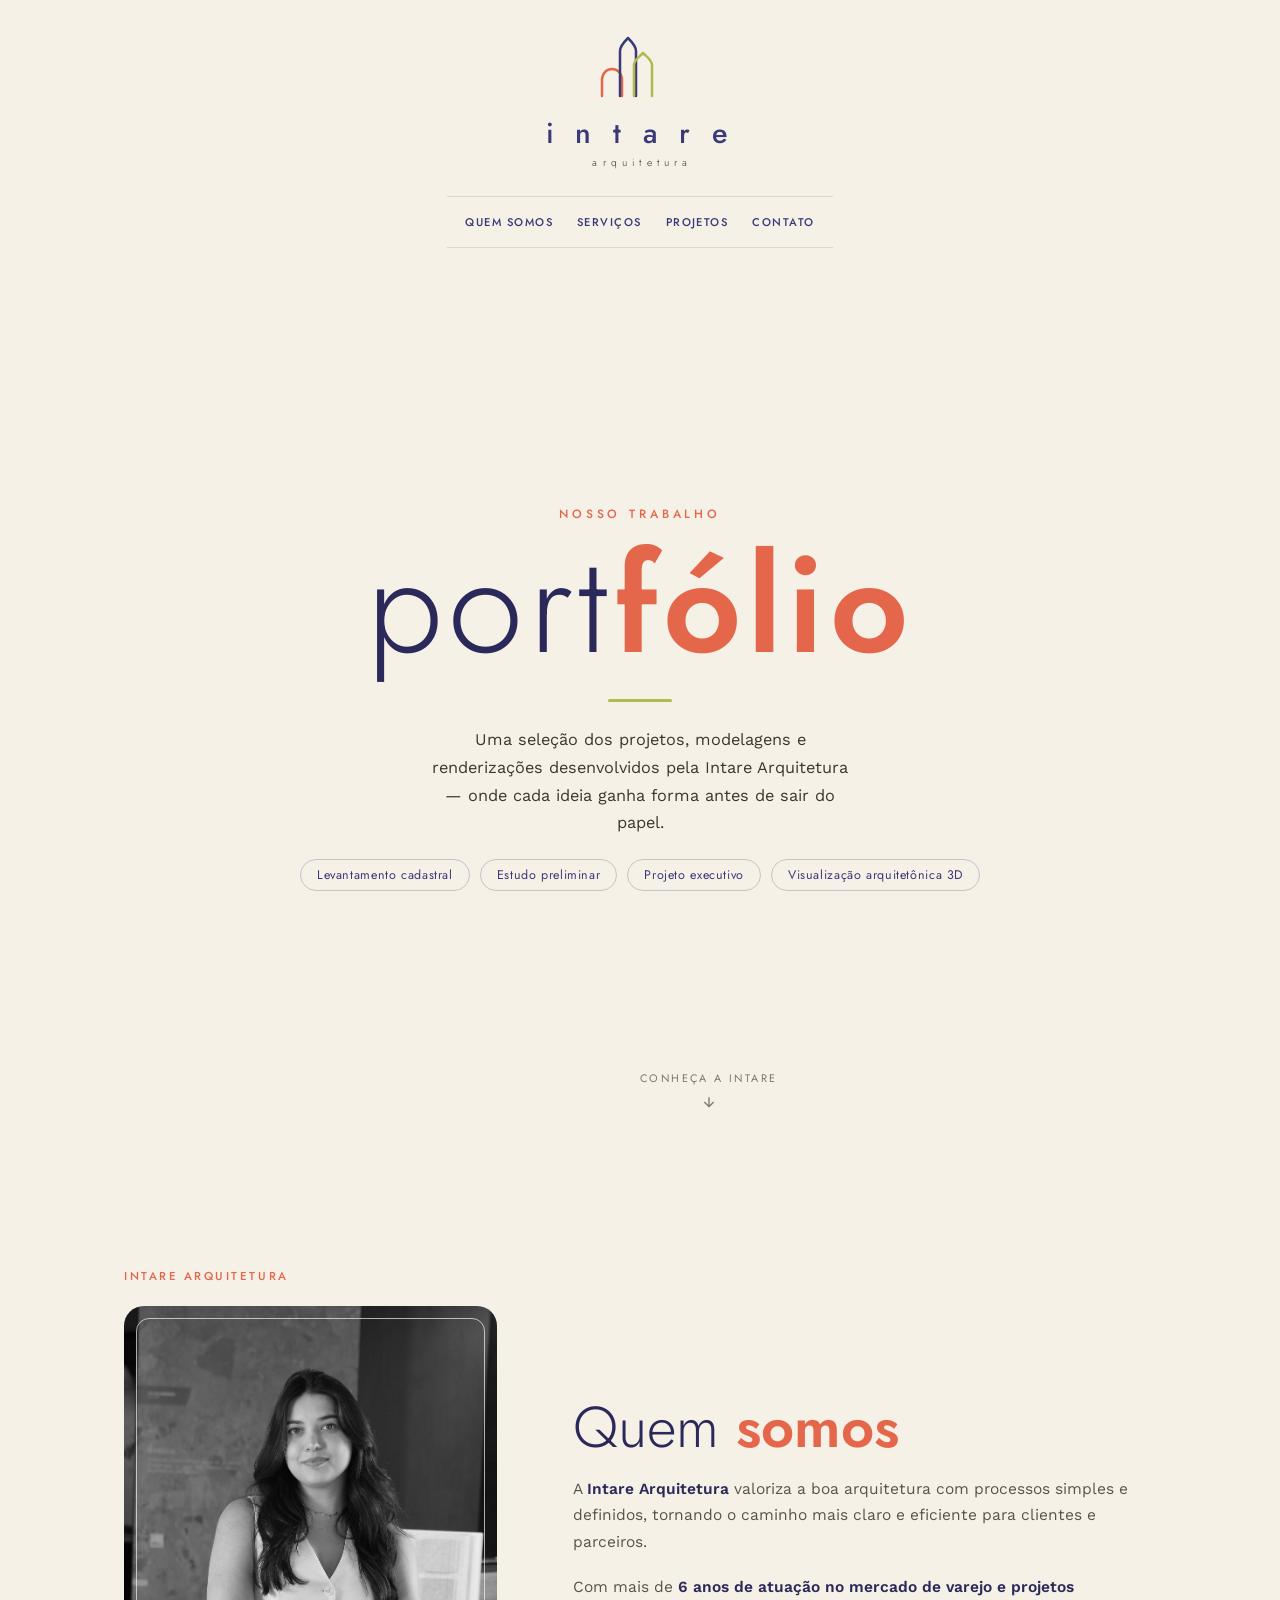
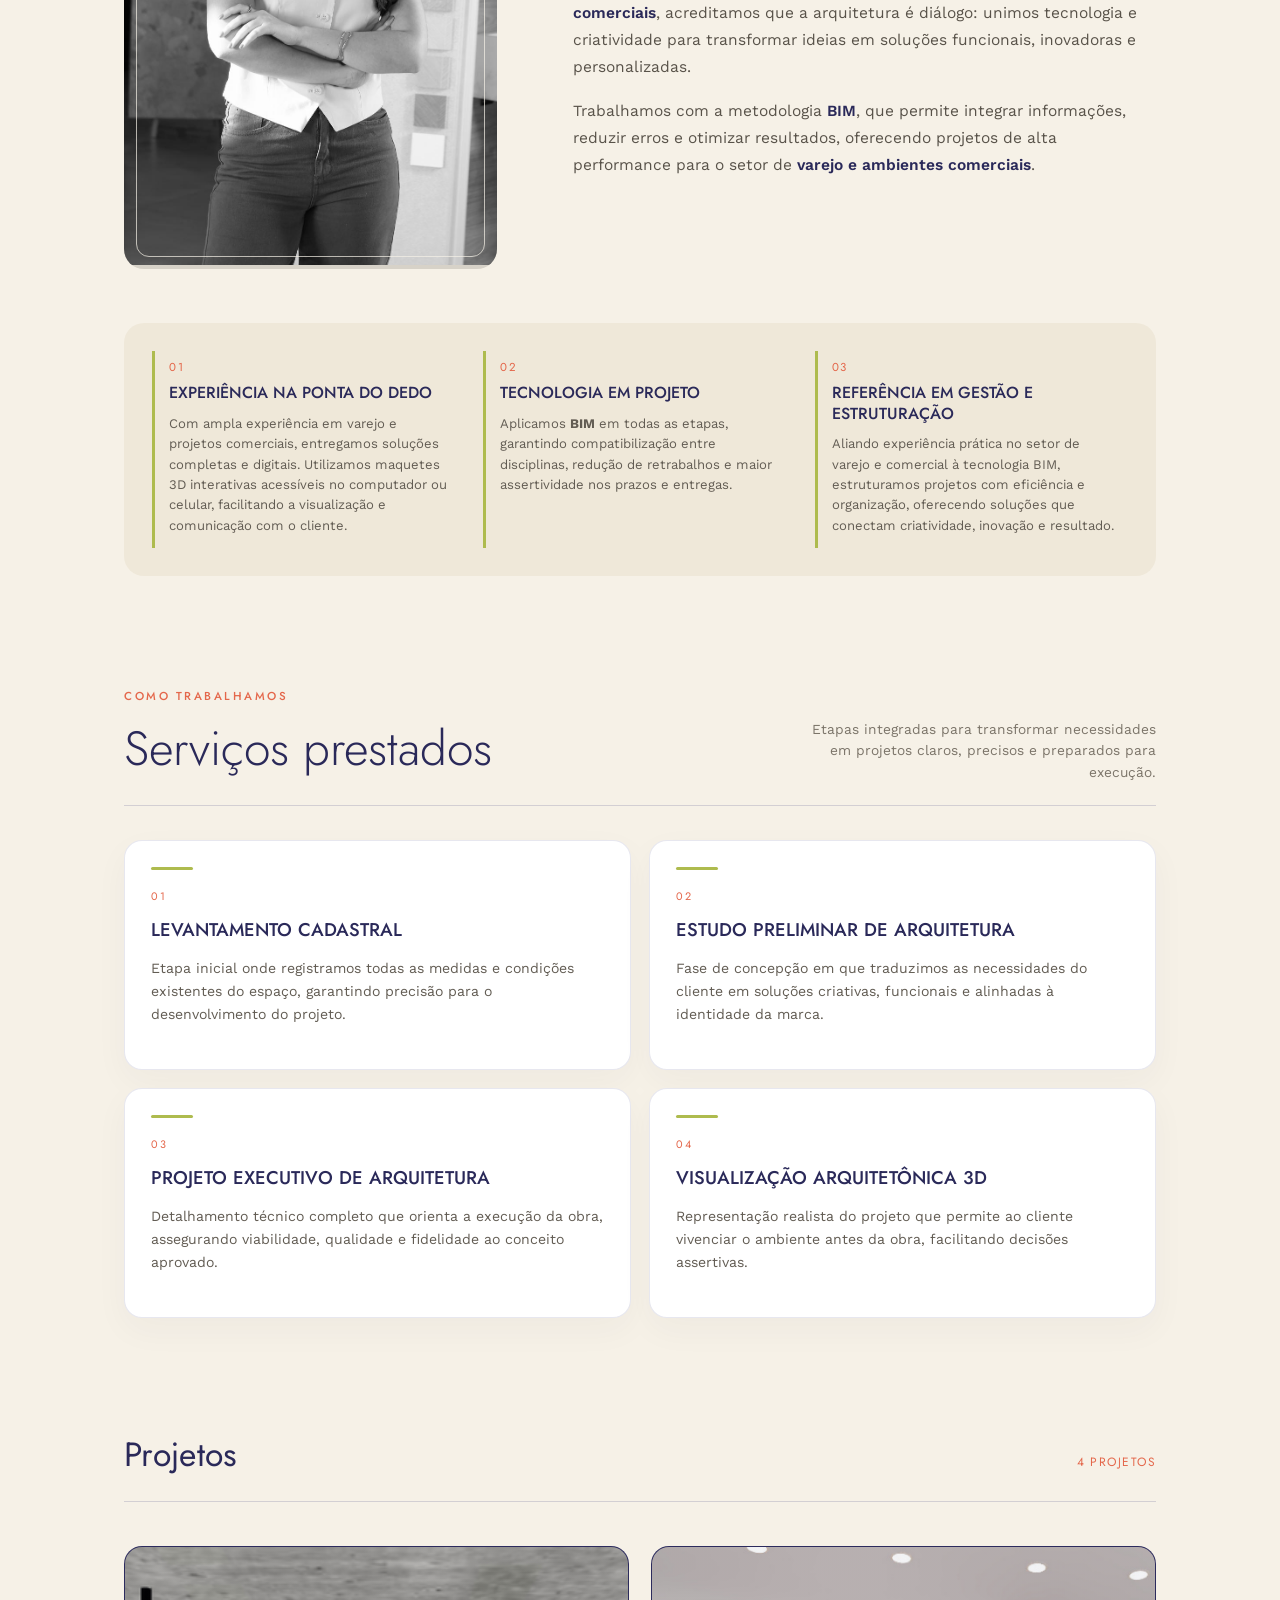
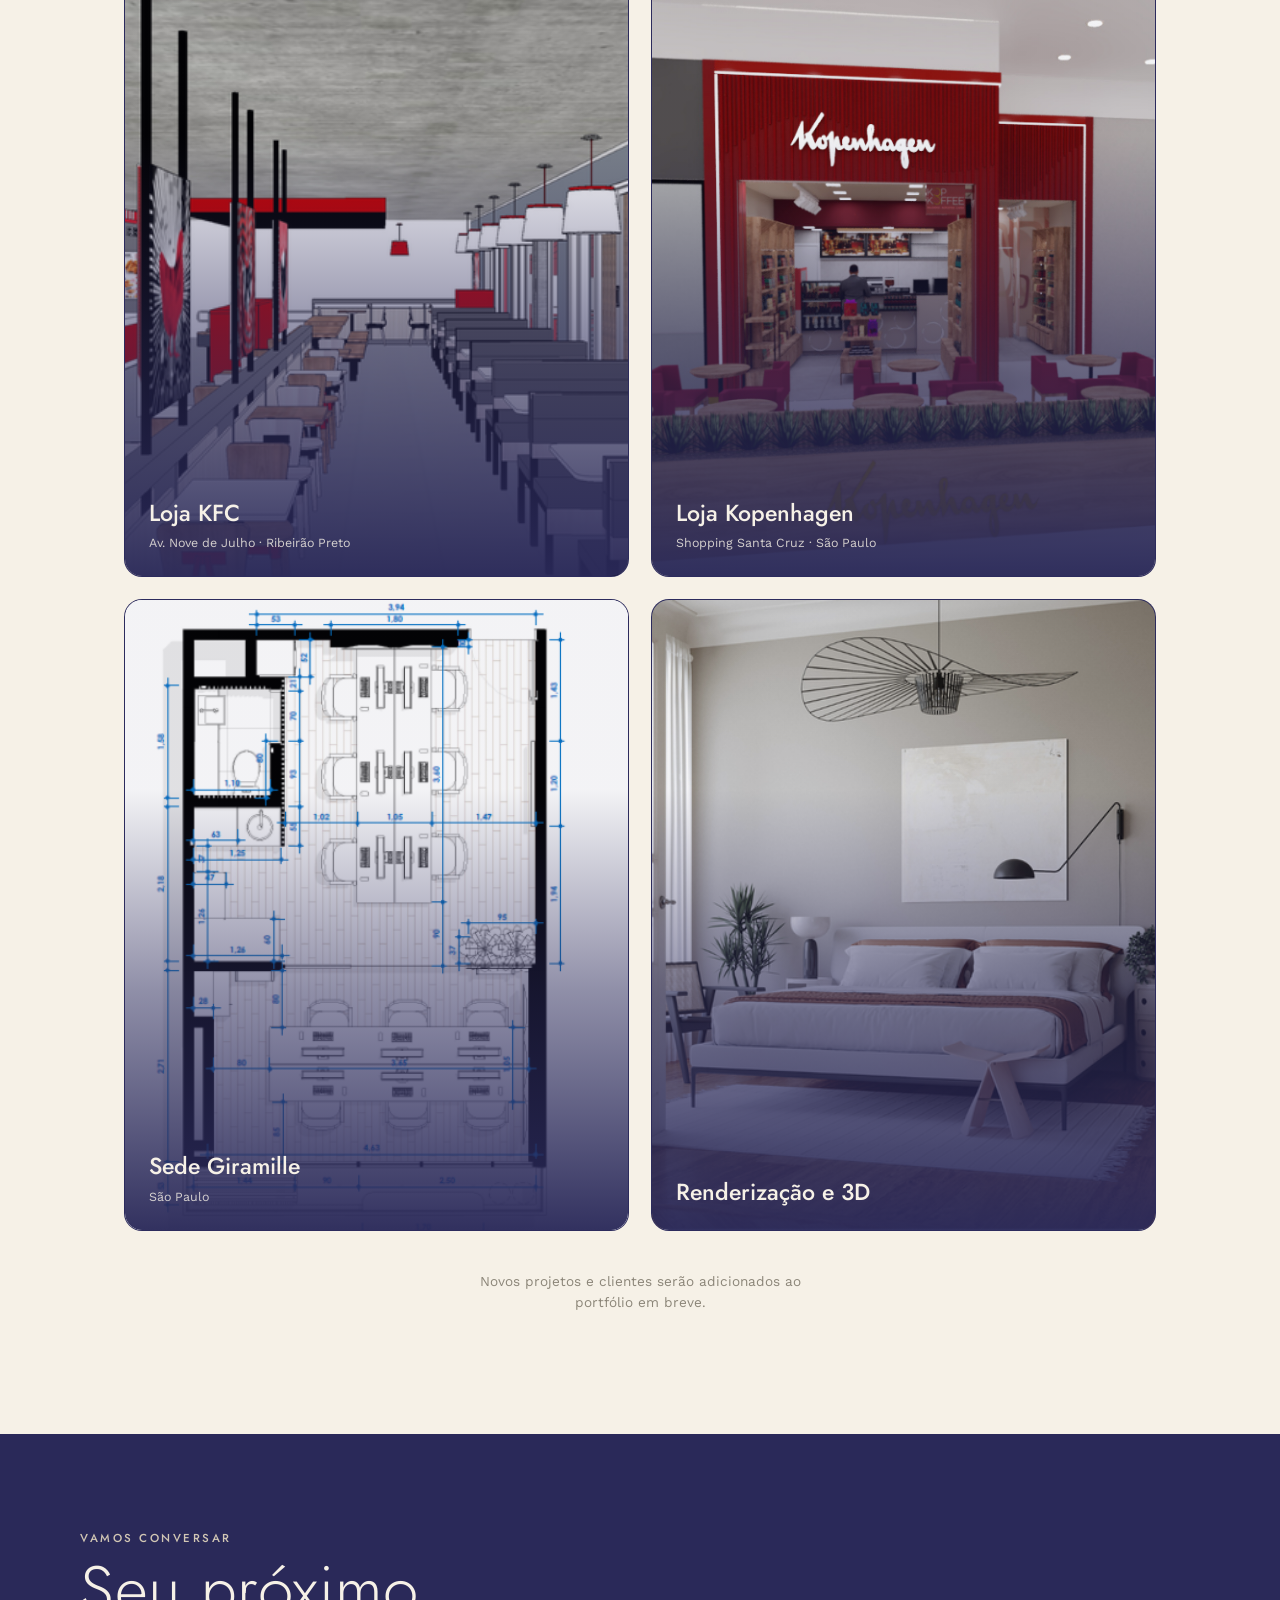
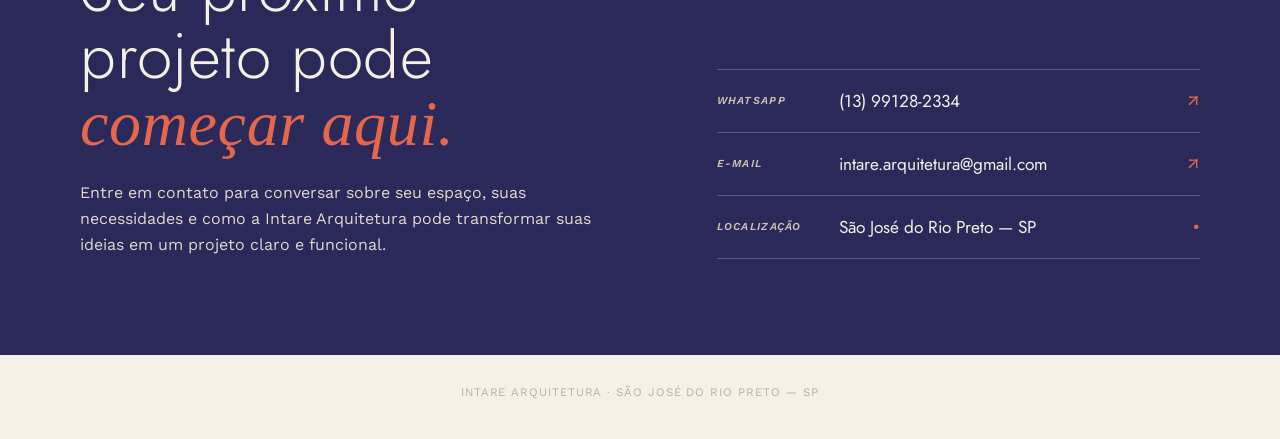
<file: index.html>
<!DOCTYPE html>
<html lang="pt-BR">
<head>
<meta charset="UTF-8">
<meta name="viewport" content="width=device-width, initial-scale=1.0">
<meta name="robots" content="noindex, nofollow, noarchive, noimageindex, nosnippet">
<meta name="description" content="Intare Arquitetura — projetos de varejo e ambientes comerciais, metodologia BIM, visualização 3D e portfólio.">
<title>intare arquitetura — portfólio</title>
<link rel="preconnect" href="https://fonts.googleapis.com">
<link rel="preconnect" href="https://fonts.gstatic.com" crossorigin>
<link href="https://fonts.googleapis.com/css2?family=Jost:wght@300;400;500;600&family=Work+Sans:wght@300;400;500&family=Caveat:wght@500;600&display=swap" rel="stylesheet">
<style>
  :root{
    --cream:#F6F1E7;
    --cream-2:#EFE8D9;
    --navy:#3B3A78;
    --navy-deep:#2A2959;
    --coral:#E4674B;
    --olive:#AEBB4E;
    --ink:#3A3630;
  }

  *{margin:0;padding:0;box-sizing:border-box;}
  html{scroll-behavior:smooth;}
  body{
    background:var(--cream);
    color:var(--ink);
    font-family:'Work Sans', sans-serif;
    overflow-x:hidden;
  }

  @media (prefers-reduced-motion: reduce){
    *{animation-duration:0.01ms !important; animation-iteration-count:1 !important; transition-duration:0.01ms !important;}
  }

  /* ---------- centered brand header ---------- */
  header{
    position:relative;
    z-index:3;
    display:flex;
    flex-direction:column;
    align-items:center;
    text-align:center;
    padding:32px 24px 0;
  }
  .skyline{width:90px; height:75px; margin-bottom:3px;}
  .skyline path{
    fill:none;
    stroke-width:5;
    stroke-linecap:round;
    stroke-linejoin:round;
    stroke-dasharray:400;
    stroke-dashoffset:400;
    animation:draw 1.6s ease forwards;
  }
  .s-coral{stroke:var(--coral); animation-delay:0.1s;}
  .s-navy{stroke:var(--navy); animation-delay:0.35s;}
  .s-olive{stroke:var(--olive); animation-delay:0.6s;}

  @keyframes draw{to{stroke-dashoffset:0;}}

  .wordmark{
    font-family:'Jost', sans-serif;
    font-weight:500;
    font-size:1.8rem;
    letter-spacing:0.22em;
    color:var(--navy);
    margin-top:2px;
    opacity:0;
    animation:fadeUp 0.8s ease forwards;
    animation-delay:1.1s;
  }
  .sub-word{
    font-family:'Jost', sans-serif;
    font-weight:300;
    font-size:0.65rem;
    letter-spacing:0.5em;
    text-transform:lowercase;
    color:var(--ink);
    opacity:0;
    margin-top:1px;
    margin-left:0.5em;
    animation:fadeUp 0.8s ease forwards;
    animation-delay:1.3s;
  }
  .site-nav{
    margin-top:26px;
    padding:12px 18px;
    display:flex;
    align-items:center;
    justify-content:center;
    gap:8px 24px;
    flex-wrap:wrap;
    border-top:1px solid rgba(59,58,120,.14);
    border-bottom:1px solid rgba(59,58,120,.14);
  }
  .site-nav a{
    padding:5px 0;
    color:var(--navy);
    font-family:'Jost',sans-serif;
    font-size:.7rem;
    font-weight:500;
    letter-spacing:.13em;
    text-decoration:none;
    text-transform:uppercase;
    transition:color .2s ease;
  }
  .site-nav a:hover{color:var(--coral);}
  .site-nav a:focus-visible{outline:2px solid var(--coral);outline-offset:4px;border-radius:2px;}

  /* ---------- hero / capa ---------- */
  .hero{
    position:relative;
    min-height:100vh;
    display:flex;
    flex-direction:column;
    align-items:center;
    justify-content:center;
    text-align:center;
    padding:0 24px;
    z-index:2;
  }
  .eyebrow{font-family:'Jost',sans-serif;font-size:.75rem;letter-spacing:.32em;text-transform:uppercase;color:var(--coral);font-weight:500;opacity:0;animation:fadeUp .8s ease forwards;animation-delay:.2s;}
  h1.cover-word{font-family:'Jost',sans-serif;font-weight:300;font-size:clamp(3.6rem,13vw,8.5rem);letter-spacing:.04em;color:var(--navy-deep);line-height:1;margin-top:14px;opacity:0;animation:fadeUp .9s ease forwards;animation-delay:.4s;}
  h1.cover-word em{font-style:normal;font-weight:600;color:var(--coral);}
  .cover-rule{width:64px;height:3px;background:var(--olive);border-radius:3px;margin-top:26px;opacity:0;animation:fadeUp .8s ease forwards;animation-delay:.65s;}
  p.cover-lede{margin-top:24px;font-size:1.02rem;line-height:1.7;max-width:42ch;opacity:0;animation:fadeUp .8s ease forwards;animation-delay:.8s;}
  .cover-services{margin-top:22px;display:flex;gap:10px;flex-wrap:wrap;justify-content:center;font-family:'Jost',sans-serif;font-size:.78rem;letter-spacing:.05em;color:var(--navy);opacity:0;animation:fadeUp .8s ease forwards;animation-delay:.95s;}
  .cover-services span{padding:6px 16px;border:1px solid rgba(59,58,120,.25);border-radius:999px;}
  @keyframes fadeUp{from{opacity:0;transform:translateY(14px);}to{opacity:1;transform:translateY(0);}}
  .scroll-cue{position:absolute;bottom:38px;left:50%;transform:translateX(-50%);display:flex;flex-direction:column;align-items:center;gap:8px;text-decoration:none;color:var(--ink);opacity:0;animation:fadeUp .8s ease forwards,bob 2.4s ease-in-out infinite;animation-delay:1.2s,1.2s;}
  .scroll-cue span{font-family:'Jost',sans-serif;font-size:.68rem;letter-spacing:.22em;text-transform:uppercase;opacity:.65;}
  .scroll-cue svg{width:16px;height:16px;opacity:.65;}
  @keyframes bob{0%,100%{transform:translate(-50%,0);}50%{transform:translate(-50%,8px);}}

  /* ---------- about / quem somos ---------- */
  .about{
    position:relative;
    z-index:2;
    max-width:1080px;
    margin:0 auto;
    padding:120px 24px 0;
    scroll-margin-top:24px;
  }
  .section-kicker{
    font-family:'Jost',sans-serif;
    font-size:.72rem;
    font-weight:500;
    letter-spacing:.22em;
    text-transform:uppercase;
    color:var(--coral);
  }
  .about-intro{
    margin-top:22px;
    display:grid;
    grid-template-columns:minmax(260px,.78fr) minmax(0,1.22fr);
    gap:clamp(38px,6vw,76px);
    align-items:center;
  }
  .about-photo{
    position:relative;
    border-radius:20px;
    overflow:hidden;
    background:#d7d2c8;
  }
  .about-photo::after{
    content:"";
    position:absolute;
    inset:12px;
    border:1px solid rgba(246,241,231,.7);
    border-radius:13px;
    pointer-events:none;
  }
  .about-photo img{width:100%;height:auto;max-height:620px;object-fit:cover;object-position:center top;}
  .about-copy h2{
    font-family:'Jost',sans-serif;
    font-size:clamp(2.2rem,5vw,3.6rem);
    font-weight:300;
    line-height:1.05;
    color:var(--navy-deep);
  }
  .about-copy h2 em{font-style:normal;font-weight:600;color:var(--coral);}
  .about-copy p{margin-top:18px;font-size:.97rem;line-height:1.72;color:#585249;}
  .about-copy strong{color:var(--navy-deep);font-weight:600;}
  .values-grid{
    margin-top:54px;
    padding:28px;
    display:grid;
    grid-template-columns:repeat(3,minmax(0,1fr));
    gap:18px;
    border-radius:20px;
    background:var(--cream-2);
  }
  .value-card{padding:8px 14px 12px;border-left:3px solid var(--olive);}
  .value-number{display:block;font-family:'Jost',sans-serif;font-size:.72rem;letter-spacing:.16em;color:var(--coral);}
  .value-card h3{margin-top:8px;font-family:'Jost',sans-serif;font-size:1rem;font-weight:500;line-height:1.28;color:var(--navy-deep);text-transform:uppercase;}
  .value-card p{margin-top:10px;font-size:.82rem;line-height:1.55;color:#625c53;}

  /* ---------- services ---------- */
  .services-section{
    position:relative;
    z-index:2;
    max-width:1080px;
    margin:0 auto;
    padding:112px 24px 0;
    scroll-margin-top:24px;
  }
  .section-head{
    margin-top:10px;
    display:flex;
    align-items:flex-end;
    justify-content:space-between;
    gap:24px;
    padding-bottom:22px;
    border-bottom:1px solid rgba(59,58,120,.18);
  }
  .section-head h2{font-family:'Jost',sans-serif;font-size:clamp(2rem,4.5vw,3rem);font-weight:300;color:var(--navy-deep);}
  .section-head p{max-width:39ch;font-size:.86rem;line-height:1.55;color:#7b7469;text-align:right;}
  .services-grid{margin-top:34px;display:grid;grid-template-columns:repeat(2,minmax(0,1fr));gap:18px;}
  .service-card{min-height:230px;padding:26px;border:1px solid rgba(59,58,120,.12);border-radius:18px;background:#fff;box-shadow:0 12px 34px rgba(42,41,89,.04);}
  .service-card__number{display:block;font-family:'Jost',sans-serif;font-size:.68rem;letter-spacing:.16em;color:var(--coral);}
  .service-card h3{margin-top:14px;font-family:'Jost',sans-serif;font-size:1.15rem;font-weight:500;line-height:1.25;color:var(--navy-deep);text-transform:uppercase;}
  .service-card::before{content:"";display:block;width:42px;height:3px;margin-bottom:18px;border-radius:3px;background:var(--olive);}
  .service-card p{margin-top:16px;font-size:.88rem;line-height:1.62;color:#625c53;}

  /* ---------- projects section ---------- */
  .projects{position:relative;z-index:2;max-width:1080px;margin:0 auto;padding:112px 24px 120px;scroll-margin-top:24px;}
  .projects-head{display:flex;align-items:baseline;justify-content:space-between;gap:20px;flex-wrap:wrap;border-bottom:1px solid rgba(59,58,120,.18);padding-bottom:22px;}
  .projects-head h2{font-family:'Jost',sans-serif;font-weight:400;font-size:clamp(1.6rem,4vw,2.1rem);color:var(--navy-deep);letter-spacing:.01em;}
  .projects-head span{font-family:'Jost',sans-serif;font-size:.75rem;letter-spacing:.12em;text-transform:uppercase;color:var(--coral);}
  .projects-grid{margin-top:44px;display:grid;grid-template-columns:repeat(2,minmax(0,1fr));gap:22px;}
  .project-card{aspect-ratio:4/5;border:1.5px dashed rgba(59,58,120,.3);border-radius:18px;display:flex;flex-direction:column;align-items:center;justify-content:center;gap:14px;color:var(--navy);opacity:.75;overflow:hidden;position:relative;text-decoration:none;transition:opacity .25s ease,border-color .25s ease,background .25s ease,transform .25s ease;}
  .project-card:hover{opacity:1;border-color:var(--coral);background:rgba(228,103,75,.05);}
  .project-card svg{width:34px;height:34px;opacity:.55;}
  .project-card .card-label{font-family:'Jost',sans-serif;font-size:.78rem;letter-spacing:.1em;text-transform:uppercase;}
  .project-card--filled{align-items:stretch;justify-content:flex-end;border-style:solid;border-color:rgba(59,58,120,.12);opacity:1;background:var(--navy-deep);}
  .project-card--filled:hover{transform:translateY(-4px);border-color:var(--coral);background:var(--navy-deep);}
  .project-card--filled:focus-visible{outline:3px solid var(--coral);outline-offset:4px;}
  .project-card__image{position:absolute;inset:0;width:100%;height:100%;object-fit:cover;transition:transform .45s ease;}
  .project-card--filled:hover .project-card__image{transform:scale(1.035);}
  .project-card__rotated-media{position:absolute;inset:0;overflow:hidden;background:#fff;}
  .project-card__rotated-media img{position:absolute;top:50%;left:50%;width:auto;height:80%;max-width:none;transform:translate(-50%,-50%) rotate(90deg);transition:transform .45s ease;}
  .project-card--filled:hover .project-card__rotated-media img{transform:translate(-50%,-50%) rotate(90deg) scale(1.035);}
  .project-card--filled::after{content:"";position:absolute;inset:0;background:linear-gradient(to top,rgba(42,41,89,.96) 0%,rgba(42,41,89,.52) 38%,rgba(42,41,89,.05) 70%);}
  .project-card__content{position:relative;z-index:1;padding:24px;color:var(--cream);}
  .project-card__eyebrow{display:block;font-family:'Jost',sans-serif;font-size:.68rem;letter-spacing:.18em;text-transform:uppercase;color:#f29a86;margin-bottom:7px;}
  .project-card__title{font-family:'Jost',sans-serif;font-size:1.45rem;font-weight:500;line-height:1.15;}
  .project-card__location{display:block;margin-top:8px;font-size:.78rem;line-height:1.45;opacity:.82;}
  .projects-note{margin-top:40px;text-align:center;font-size:.85rem;color:#8b8578;max-width:46ch;margin-left:auto;margin-right:auto;line-height:1.6;}
  .back-to-top{
    position:fixed;
    z-index:20;
    right:clamp(14px,2.5vw,28px);
    bottom:calc(16px + env(safe-area-inset-bottom));
    min-height:44px;
    padding:10px 15px;
    display:flex;
    align-items:center;
    gap:8px;
    border:1px solid rgba(246,241,231,.28);
    border-radius:999px;
    background:rgba(42,41,89,.92);
    box-shadow:0 10px 28px rgba(42,41,89,.18);
    color:var(--cream);
    font-family:'Jost',sans-serif;
    font-size:.68rem;
    font-weight:500;
    letter-spacing:.08em;
    text-decoration:none;
    text-transform:uppercase;
    opacity:0;
    pointer-events:none;
    transform:translateY(10px);
    transition:opacity .22s ease,transform .22s ease,background .2s ease;
  }
  .back-to-top.is-visible{opacity:.88;pointer-events:auto;transform:translateY(0);}
  .back-to-top:hover{opacity:1;background:var(--coral);}
  .back-to-top:focus-visible{opacity:1;outline:3px solid var(--olive);outline-offset:3px;}
  .back-to-top__arrow{font-size:1rem;line-height:1;}
  .contact-section{
    position:relative;
    z-index:2;
    padding:96px 24px;
    background:var(--navy-deep);
    color:var(--cream);
    scroll-margin-top:24px;
  }
  .contact-inner{width:min(1120px,100%);margin:0 auto;}
  .contact-section .section-kicker{color:#D2C7B5;}
  .contact-intro{
    display:grid;
    grid-template-columns:minmax(0,1.05fr) minmax(0,.95fr);
    gap:clamp(44px,8vw,104px);
    align-items:end;
  }
  .contact-copy h2{
    margin-top:10px;
    font-family:'Jost',sans-serif;
    font-size:clamp(2.2rem,5vw,4rem);
    font-weight:300;
    line-height:1.05;
    letter-spacing:.01em;
  }
  .contact-copy h2 em{color:var(--coral);font-family:'Cormorant Garamond',serif;font-weight:500;}
  .contact-copy p{max-width:590px;margin-top:22px;color:#E3DACC;font-size:1rem;line-height:1.65;}
  .contact-list{display:grid;border-top:1px solid rgba(246,241,231,.25);}
  .contact-item{
    display:grid;
    grid-template-columns:104px minmax(0,1fr) auto;
    gap:18px;
    align-items:center;
    padding:19px 0;
    border-bottom:1px solid rgba(246,241,231,.25);
    color:var(--cream);
    text-decoration:none;
  }
  .contact-item__label{font-size:.67rem;font-weight:600;letter-spacing:.12em;text-transform:uppercase;color:#CFC4B3;}
  .contact-item__value{font-family:'Jost',sans-serif;font-size:clamp(.94rem,2vw,1.08rem);font-style:normal;overflow-wrap:anywhere;}
  .contact-item__arrow{font-size:1.15rem;color:var(--coral);transition:transform .2s ease;}
  a.contact-item:hover .contact-item__arrow{transform:translate(3px,-3px);}
  a.contact-item:focus-visible{outline:2px solid var(--coral);outline-offset:6px;}
  footer{position:relative;z-index:2;text-align:center;padding:30px 24px 40px;font-size:.72rem;letter-spacing:.08em;color:#B9AF9B;text-transform:uppercase;}
  @media (max-width:860px){
    .about-intro{grid-template-columns:1fr;}
    .about-photo{width:min(100%,480px);margin:0 auto;}
    .values-grid{grid-template-columns:1fr;}
    .contact-intro{grid-template-columns:1fr;align-items:start;}
  }
  @media (max-width:680px){
    .projects-grid,.services-grid{grid-template-columns:1fr;}
    .section-head{align-items:flex-start;flex-direction:column;}
    .section-head p{text-align:left;}
    .about,.services-section,.projects,.contact-section{padding-left:18px;padding-right:18px;}
  }
  @media (max-width:480px){
    header{padding:24px 16px 0;}
    .site-nav{gap:7px 16px;padding-left:8px;padding-right:8px;}
    .site-nav a{font-size:.64rem;}
    .hero{min-height:88vh;padding-left:18px;padding-right:18px;}
    .cover-services{gap:8px;}
    .cover-services span{font-size:.7rem;padding:5px 11px;}
    .about,.services-section,.projects{padding-top:86px;}
    .values-grid{padding:20px 14px;}
    .service-card{min-height:0;padding:22px;}
    .contact-section{padding-top:76px;padding-bottom:76px;}
    .contact-item{grid-template-columns:82px minmax(0,1fr) auto;gap:10px;}
    .back-to-top{width:44px;padding:0;justify-content:center;border-radius:50%;}
    .back-to-top__label{position:absolute;width:1px;height:1px;padding:0;margin:-1px;overflow:hidden;clip:rect(0,0,0,0);white-space:nowrap;border:0;}
  }
</style>
</head>
<body id="inicio">

<header>
  <svg class="skyline" viewBox="0 0 180 150" xmlns="http://www.w3.org/2000/svg" aria-hidden="true">
    <path class="s-coral" d="M14 128 V96 C14 84 22 74 34 74 C46 74 54 84 54 96 V128" />
    <path class="s-navy" d="M50 128 V38 C50 28 58 20 66 12 C74 20 82 28 82 38 V128" />
    <path class="s-olive" d="M78 128 V66 C78 56 88 50 96 42 C104 50 114 56 114 66 V128" />
  </svg>
  <div class="wordmark">i n t a r e</div>
  <div class="sub-word">arquitetura</div>
  <nav class="site-nav" aria-label="Navegação principal">
    <a href="#quem-somos">Quem somos</a>
    <a href="#servicos">Serviços</a>
    <a href="#projetos">Projetos</a>
    <a href="#contato">Contato</a>
  </nav>
</header>

<section class="hero">
  <div class="eyebrow">Nosso trabalho</div>
  <h1 class="cover-word">port<em>fólio</em></h1>
  <div class="cover-rule"></div>
  <p class="cover-lede">Uma seleção dos projetos, modelagens e renderizações desenvolvidos pela Intare Arquitetura — onde cada ideia ganha forma antes de sair do papel.</p>
  <div class="cover-services">
    <span>Levantamento cadastral</span>
    <span>Estudo preliminar</span>
    <span>Projeto executivo</span>
    <span>Visualização arquitetônica 3D</span>
  </div>
  <a href="#quem-somos" class="scroll-cue"><span>Conheça a Intare</span><svg viewBox="0 0 24 24" fill="none" stroke="currentColor" stroke-width="2"><path d="M12 5v14M5 12l7 7 7-7"/></svg></a>
</section>

<section class="about" id="quem-somos">
  <p class="section-kicker">Intare Arquitetura</p>
  <div class="about-intro">
    <figure class="about-photo">
      <img src="assets/images/institucional/perfil-intare.png" alt="Retrato da arquiteta da Intare Arquitetura" loading="lazy">
    </figure>
    <div class="about-copy">
      <h2>Quem <em>somos</em></h2>
      <p>A <strong>Intare Arquitetura</strong> valoriza a boa arquitetura com processos simples e definidos, tornando o caminho mais claro e eficiente para clientes e parceiros.</p>
      <p>Com mais de <strong>6 anos de atuação no mercado de varejo e projetos comerciais</strong>, acreditamos que a arquitetura é diálogo: unimos tecnologia e criatividade para transformar ideias em soluções funcionais, inovadoras e personalizadas.</p>
      <p>Trabalhamos com a metodologia <strong>BIM</strong>, que permite integrar informações, reduzir erros e otimizar resultados, oferecendo projetos de alta performance para o setor de <strong>varejo e ambientes comerciais</strong>.</p>
    </div>
  </div>
  <div class="values-grid">
    <article class="value-card">
      <span class="value-number">01</span>
      <h3>Experiência na ponta do dedo</h3>
      <p>Com ampla experiência em varejo e projetos comerciais, entregamos soluções completas e digitais. Utilizamos maquetes 3D interativas acessíveis no computador ou celular, facilitando a visualização e comunicação com o cliente.</p>
    </article>
    <article class="value-card">
      <span class="value-number">02</span>
      <h3>Tecnologia em projeto</h3>
      <p>Aplicamos <strong>BIM</strong> em todas as etapas, garantindo compatibilização entre disciplinas, redução de retrabalhos e maior assertividade nos prazos e entregas.</p>
    </article>
    <article class="value-card">
      <span class="value-number">03</span>
      <h3>Referência em gestão e estruturação</h3>
      <p>Aliando experiência prática no setor de varejo e comercial à tecnologia BIM, estruturamos projetos com eficiência e organização, oferecendo soluções que conectam criatividade, inovação e resultado.</p>
    </article>
  </div>
</section>

<section class="services-section" id="servicos">
  <p class="section-kicker">Como trabalhamos</p>
  <div class="section-head">
    <h2>Serviços prestados</h2>
    <p>Etapas integradas para transformar necessidades em projetos claros, precisos e preparados para execução.</p>
  </div>
  <div class="services-grid">
    <article class="service-card">
      <span class="service-card__number">01</span>
      <h3>Levantamento cadastral</h3>
      <p>Etapa inicial onde registramos todas as medidas e condições existentes do espaço, garantindo precisão para o desenvolvimento do projeto.</p>
    </article>
    <article class="service-card">
      <span class="service-card__number">02</span>
      <h3>Estudo preliminar de arquitetura</h3>
      <p>Fase de concepção em que traduzimos as necessidades do cliente em soluções criativas, funcionais e alinhadas à identidade da marca.</p>
    </article>
    <article class="service-card">
      <span class="service-card__number">03</span>
      <h3>Projeto executivo de arquitetura</h3>
      <p>Detalhamento técnico completo que orienta a execução da obra, assegurando viabilidade, qualidade e fidelidade ao conceito aprovado.</p>
    </article>
    <article class="service-card">
      <span class="service-card__number">04</span>
      <h3>Visualização arquitetônica 3D</h3>
      <p>Representação realista do projeto que permite ao cliente vivenciar o ambiente antes da obra, facilitando decisões assertivas.</p>
    </article>
  </div>
</section>

<section class="projects" id="projetos">
  <div class="projects-head"><h2>Projetos</h2><span>4 projetos</span></div>
  <div class="projects-grid">
    <!-- Cada cliente terá um card próprio. Os placeholders serão substituídos conforme as imagens forem enviadas. -->
    <a class="project-card project-card--filled" data-client="kfc" href="projetos/kfc.html" aria-label="Ver projeto Loja KFC">
      <img class="project-card__image" src="assets/images/clientes/kfc/perspectiva-salao.png" alt="Perspectiva interna do salão da Loja KFC" loading="lazy">
      <span class="project-card__content">
        <span class="project-card__title">Loja KFC</span>
        <span class="project-card__location">Av. Nove de Julho · Ribeirão Preto</span>
      </span>
    </a>
    <a class="project-card project-card--filled" data-client="kopenhagen" href="projetos/kopenhagen.html" aria-label="Ver projeto Loja Kopenhagen">
      <img class="project-card__image" src="assets/images/clientes/kopenhagen/render-02.png" alt="Render da fachada da Loja Kopenhagen" loading="lazy">
      <span class="project-card__content">
        <span class="project-card__title">Loja Kopenhagen</span>
        <span class="project-card__location">Shopping Santa Cruz · São Paulo</span>
      </span>
    </a>
    <a class="project-card project-card--filled" data-client="giramille" href="projetos/giramille.html" aria-label="Ver projeto Sede Giramille">
      <span class="project-card__rotated-media">
        <img src="assets/images/clientes/giramille/layout.png" alt="Layout da Sede Giramille rotacionado em 90 graus" loading="lazy">
      </span>
      <span class="project-card__content">
        <span class="project-card__title">Sede Giramille</span>
        <span class="project-card__location">São Paulo</span>
      </span>
    </a>
    <a class="project-card project-card--filled" data-client="renderizacao-e-3d" href="projetos/renderizacao-e-3d.html" aria-label="Ver projeto Renderização e 3D">
      <img class="project-card__image" src="assets/images/clientes/renderizacao-e3d/img-4.png" alt="Renderização de um dormitório" loading="lazy">
      <span class="project-card__content">
        <span class="project-card__title">Renderização e 3D</span>
      </span>
    </a>
  </div>
  <p class="projects-note">Novos projetos e clientes serão adicionados ao portfólio em breve.</p>
</section>

<section class="contact-section" id="contato">
  <div class="contact-inner">
    <p class="section-kicker">Vamos conversar</p>
    <div class="contact-intro">
      <div class="contact-copy">
        <h2>Seu próximo projeto pode <em>começar aqui.</em></h2>
        <p>Entre em contato para conversar sobre seu espaço, suas necessidades e como a Intare Arquitetura pode transformar suas ideias em um projeto claro e funcional.</p>
      </div>
      <address class="contact-list">
        <a class="contact-item" href="https://wa.me/5513991282334?text=Ol%C3%A1%21%20Conheci%20o%20trabalho%20da%20Intare%20pelo%20portf%C3%B3lio%20e%20gostaria%20de%20conversar%20sobre%20um%20projeto." target="_blank" rel="noopener noreferrer" aria-label="Conversar com a Intare pelo WhatsApp">
          <span class="contact-item__label">WhatsApp</span>
          <span class="contact-item__value">(13) 99128-2334</span>
          <span class="contact-item__arrow" aria-hidden="true">↗</span>
        </a>
        <a class="contact-item" href="mailto:intare.arquitetura@gmail.com" aria-label="Enviar e-mail para a Intare Arquitetura">
          <span class="contact-item__label">E-mail</span>
          <span class="contact-item__value">intare.arquitetura@gmail.com</span>
          <span class="contact-item__arrow" aria-hidden="true">↗</span>
        </a>
        <div class="contact-item">
          <span class="contact-item__label">Localização</span>
          <span class="contact-item__value">São José do Rio Preto — SP</span>
          <span class="contact-item__arrow" aria-hidden="true">•</span>
        </div>
      </address>
    </div>
  </div>
</section>

<a class="back-to-top" href="#inicio" aria-label="Voltar ao início" aria-hidden="true" tabindex="-1">
  <span class="back-to-top__arrow" aria-hidden="true">↑</span>
  <span class="back-to-top__label">Voltar ao início</span>
</a>

<footer>Intare Arquitetura · São José do Rio Preto — SP</footer>
<script>
  const backToTop = document.querySelector('.back-to-top');
  const updateBackToTop = () => {
    const shouldShow = window.scrollY > Math.max(520, window.innerHeight * 0.65);
    backToTop.classList.toggle('is-visible', shouldShow);
    backToTop.setAttribute('aria-hidden', String(!shouldShow));
    backToTop.tabIndex = shouldShow ? 0 : -1;
  };
  window.addEventListener('scroll', updateBackToTop, { passive: true });
  window.addEventListener('resize', updateBackToTop);
  updateBackToTop();
</script>
</body>
</html>
</file>
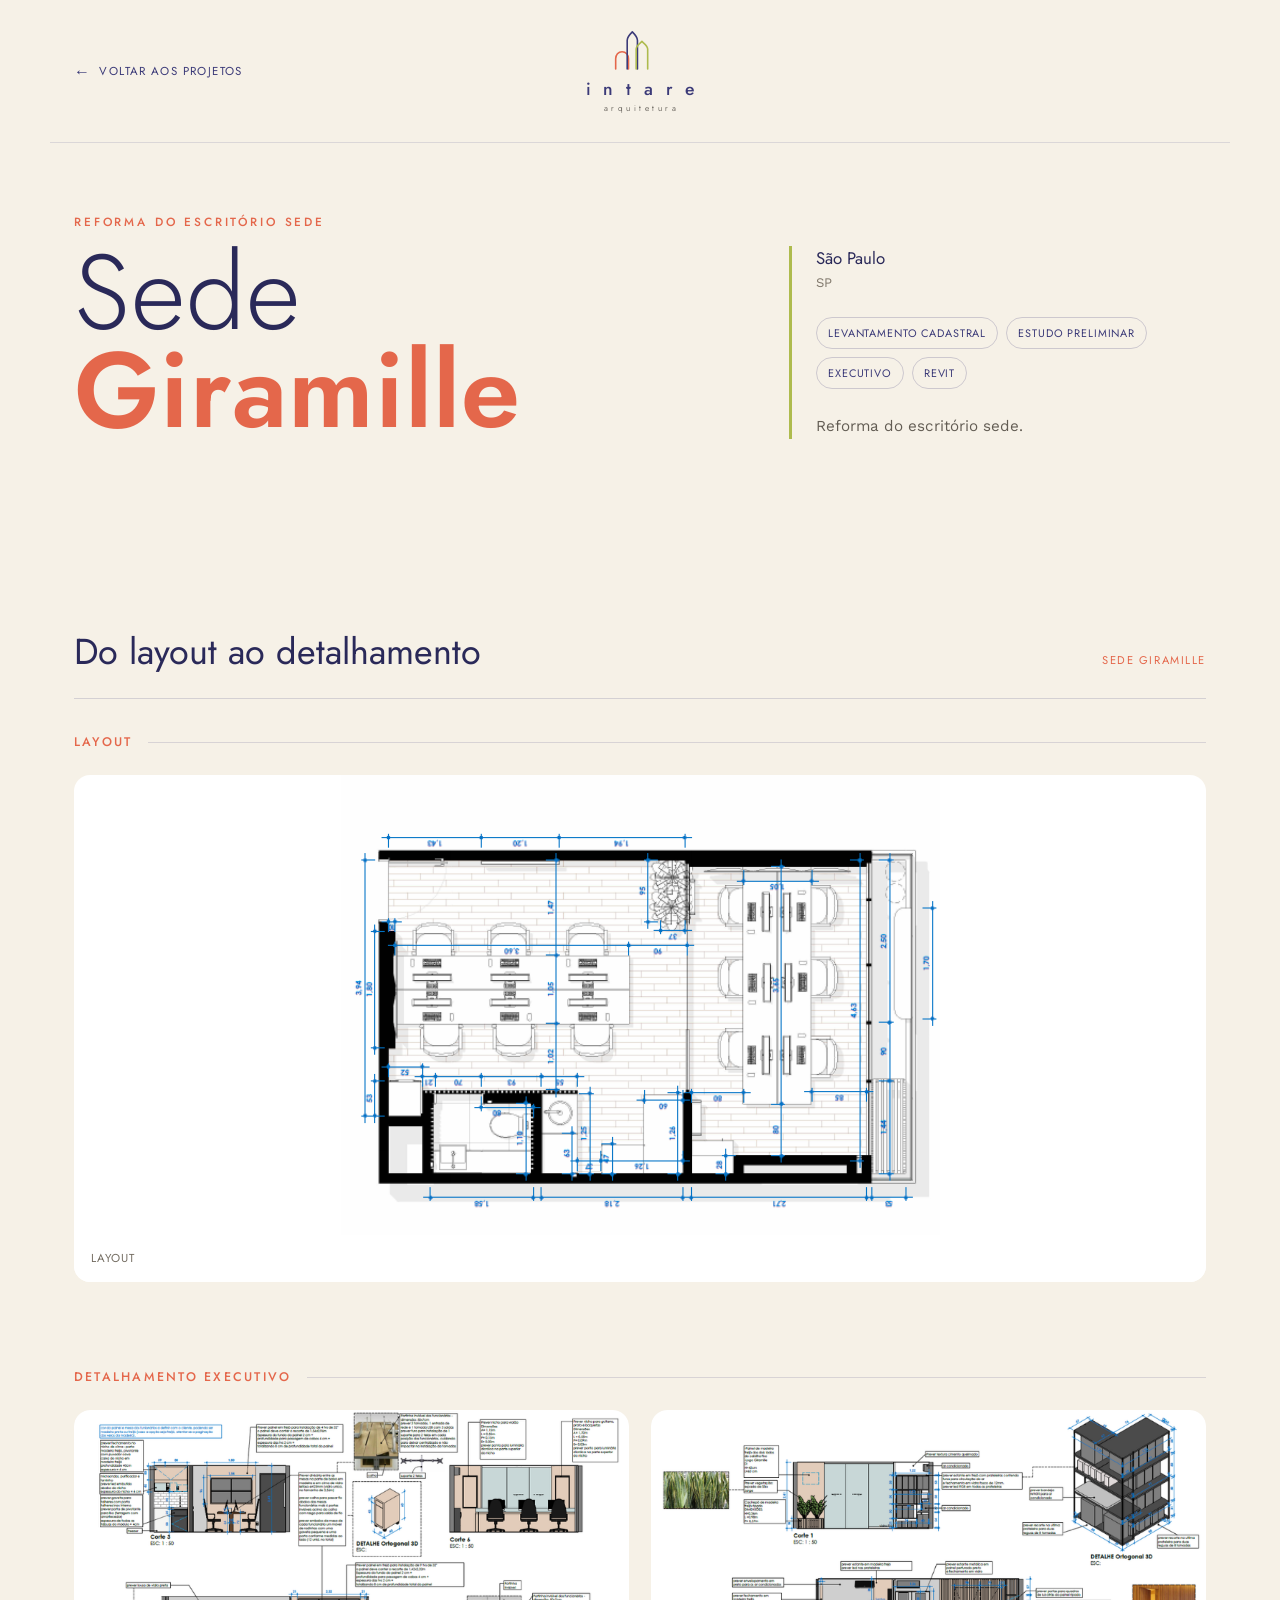
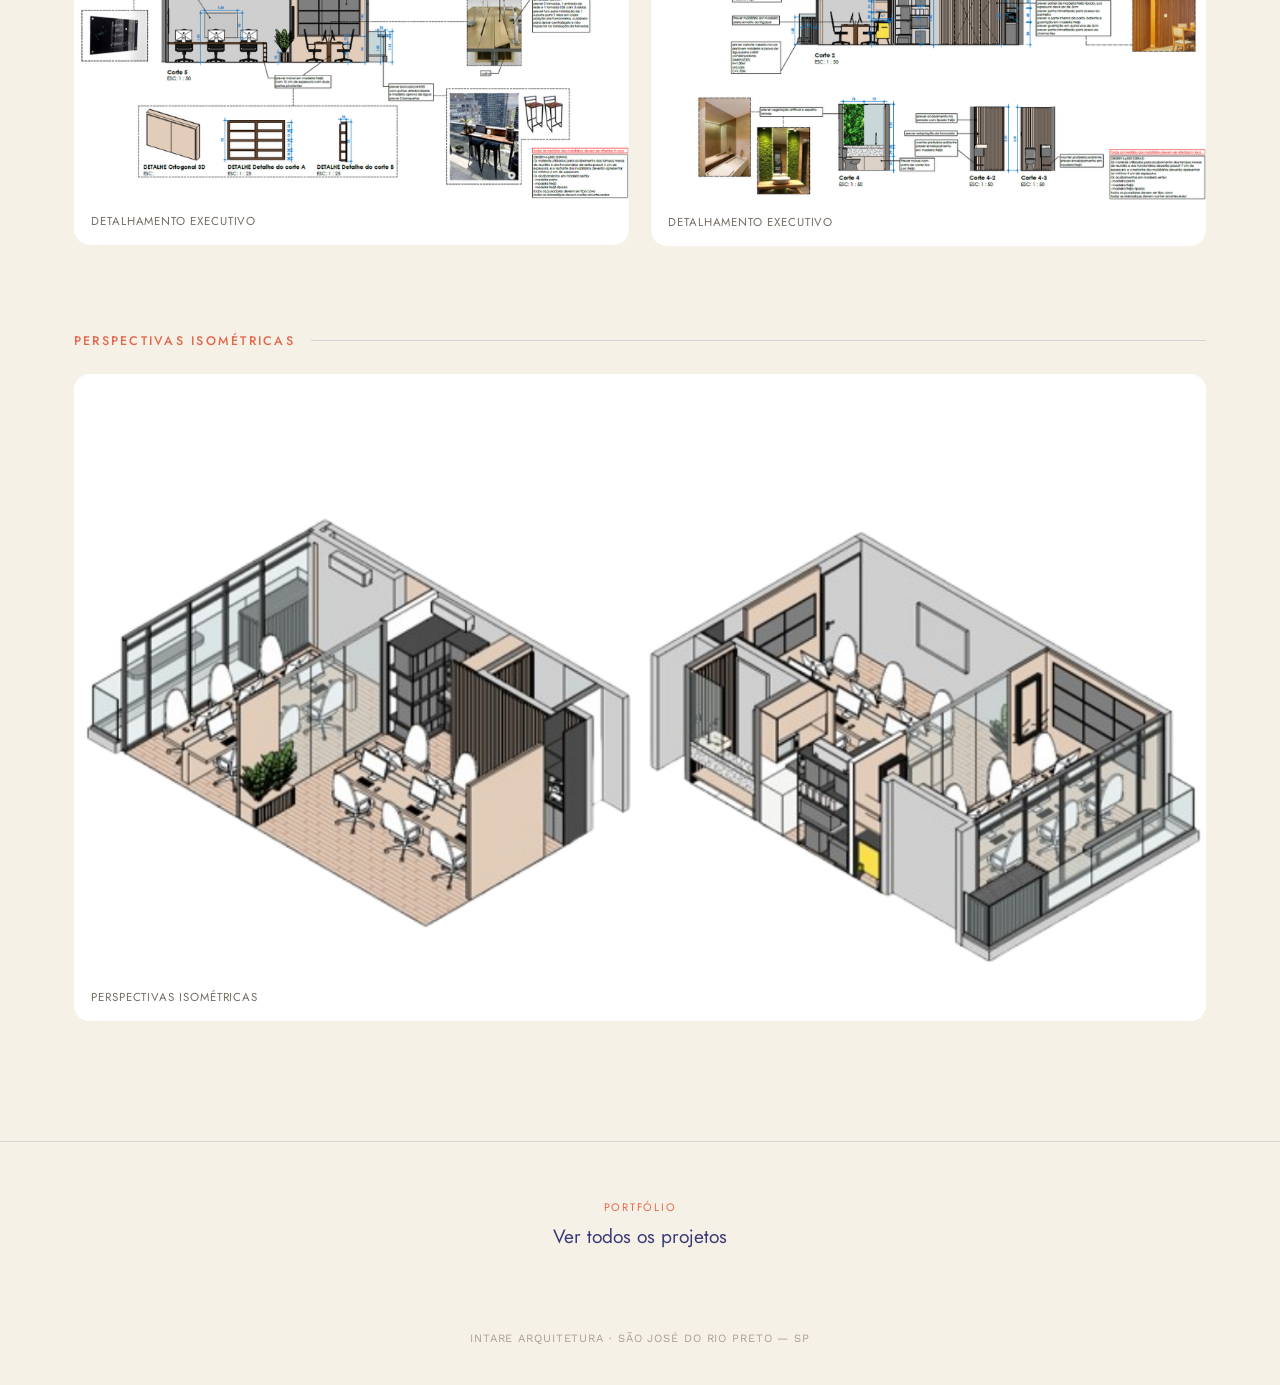
<file: projetos/giramille.html>
<!DOCTYPE html>
<html lang="pt-BR">
<head>
<meta charset="UTF-8">
<meta name="viewport" content="width=device-width, initial-scale=1.0">
<meta name="robots" content="noindex, nofollow, noarchive, noimageindex, nosnippet">
<meta name="description" content="Reforma do escritório da Sede Giramille, em São Paulo, desenvolvida pela Intare Arquitetura.">
<title>Sede Giramille — Intare Arquitetura</title>
<link rel="preconnect" href="https://fonts.googleapis.com">
<link rel="preconnect" href="https://fonts.gstatic.com" crossorigin>
<link href="https://fonts.googleapis.com/css2?family=Jost:wght@300;400;500;600&family=Work+Sans:wght@300;400;500&display=swap" rel="stylesheet">
<link rel="stylesheet" href="../assets/css/lightbox.css">
<style>
  :root{--cream:#F6F1E7;--cream-2:#EFE8D9;--navy:#3B3A78;--navy-deep:#2A2959;--coral:#E4674B;--olive:#AEBB4E;--ink:#3A3630;}
  *{margin:0;padding:0;box-sizing:border-box;}
  html{scroll-behavior:smooth;}
  body{background:var(--cream);color:var(--ink);font-family:'Work Sans',sans-serif;overflow-x:hidden;}
  img{display:block;max-width:100%;}
  a{color:inherit;}
  @media(prefers-reduced-motion:reduce){*{scroll-behavior:auto!important;transition-duration:.01ms!important;animation-duration:.01ms!important;}}

  .site-header{max-width:1180px;margin:0 auto;padding:28px 24px;display:grid;grid-template-columns:1fr auto 1fr;align-items:center;gap:20px;}
  .back-link{justify-self:start;display:inline-flex;align-items:center;gap:8px;text-decoration:none;font-family:'Jost',sans-serif;font-size:.72rem;letter-spacing:.12em;text-transform:uppercase;color:var(--navy);}
  .back-link::before{content:"←";font-size:1rem;transition:transform .2s ease;}
  .back-link:hover::before{transform:translateX(-4px);}
  .brand{grid-column:2;display:flex;flex-direction:column;align-items:center;text-decoration:none;text-align:center;}
  .skyline{width:58px;height:48px;}
  .skyline path{fill:none;stroke-width:5;stroke-linecap:round;stroke-linejoin:round;}
  .wordmark{font-family:'Jost',sans-serif;font-size:1.1rem;font-weight:500;letter-spacing:.22em;color:var(--navy);margin-left:.22em;}
  .sub-word{font-family:'Jost',sans-serif;font-size:.52rem;font-weight:300;letter-spacing:.42em;color:var(--ink);margin-left:.42em;}

  .project-hero{max-width:1180px;margin:0 auto;padding:70px 24px 76px;display:grid;grid-template-columns:minmax(0,1.2fr) minmax(280px,.8fr);gap:clamp(42px,7vw,100px);align-items:end;border-top:1px solid rgba(59,58,120,.14);}
  .project-kicker{font-family:'Jost',sans-serif;font-size:.74rem;letter-spacing:.24em;text-transform:uppercase;color:var(--coral);font-weight:500;}
  h1{font-family:'Jost',sans-serif;font-size:clamp(3.2rem,8.3vw,7.2rem);font-weight:300;line-height:.92;color:var(--navy-deep);margin-top:14px;letter-spacing:.01em;}
  h1 em{font-style:normal;color:var(--coral);font-weight:600;}
  .project-summary{border-left:3px solid var(--olive);padding-left:24px;}
  .location{font-family:'Jost',sans-serif;color:var(--navy-deep);font-size:1.05rem;line-height:1.5;}
  .location span{display:block;color:#80786c;font-family:'Work Sans',sans-serif;font-size:.82rem;margin-top:2px;}
  .services{margin-top:24px;display:flex;flex-wrap:wrap;gap:8px;}
  .services span{font-family:'Jost',sans-serif;font-size:.68rem;letter-spacing:.08em;text-transform:uppercase;color:var(--navy);border:1px solid rgba(59,58,120,.22);border-radius:999px;padding:7px 11px;}
  .description{margin-top:24px;line-height:1.75;font-size:.95rem;color:#625c53;}


  .gallery{max-width:1180px;margin:0 auto;padding:110px 24px 120px;}
  .gallery-head{display:flex;align-items:baseline;justify-content:space-between;gap:20px;border-bottom:1px solid rgba(59,58,120,.18);padding-bottom:20px;margin-bottom:34px;}
  .gallery-head h2{font-family:'Jost',sans-serif;font-size:clamp(1.7rem,4vw,2.25rem);font-weight:400;color:var(--navy-deep);}
  .gallery-head span{font-family:'Jost',sans-serif;font-size:.7rem;letter-spacing:.14em;text-transform:uppercase;color:var(--coral);}
  .gallery-section+.gallery-section{margin-top:86px;}
  .category-head{display:flex;align-items:center;gap:16px;margin-bottom:24px;}
  .category-head::after{content:"";height:1px;flex:1;background:rgba(59,58,120,.16);}
  .category-head h3{font-family:'Jost',sans-serif;font-size:.78rem;font-weight:500;letter-spacing:.18em;text-transform:uppercase;color:var(--coral);white-space:nowrap;}
  .gallery-grid{display:grid;grid-template-columns:repeat(2,minmax(0,1fr));gap:22px;align-items:start;}
  figure{background:var(--cream-2);border-radius:16px;overflow:hidden;}
  figure img{width:100%;height:auto;transition:transform .4s ease;}
  figure:hover img{transform:scale(1.012);}
  figure.featured{grid-column:1/-1;background:#fff;}
  figure.featured img{width:auto;max-width:100%;max-height:760px;margin:0 auto;}
  figcaption{padding:14px 17px 16px;background:#fff;font-family:'Jost',sans-serif;font-size:.72rem;letter-spacing:.08em;text-transform:uppercase;color:#746d62;}

  .next-project{border-top:1px solid rgba(59,58,120,.15);padding:54px 24px;text-align:center;}
  .next-project a{display:inline-flex;flex-direction:column;gap:7px;text-decoration:none;}
  .next-project span{font-family:'Jost',sans-serif;font-size:.68rem;letter-spacing:.16em;text-transform:uppercase;color:var(--coral);}
  .next-project strong{font-family:'Jost',sans-serif;font-size:1.2rem;font-weight:400;color:var(--navy);}
  footer{text-align:center;padding:28px 24px 40px;font-size:.7rem;letter-spacing:.08em;color:#aaa092;text-transform:uppercase;}

  @media(max-width:720px){
    .site-header{grid-template-columns:1fr auto;padding-top:20px;}
    .brand{grid-column:2;}
    .back-link{grid-column:1;grid-row:1;}
    .project-hero{grid-template-columns:1fr;padding-top:46px;gap:34px;}
    .project-summary{max-width:520px;}
    .gallery{padding-top:78px;}
    .gallery-grid{grid-template-columns:1fr;}
    figure.featured{grid-column:auto;}
    .gallery-section+.gallery-section{margin-top:64px;}
  }
  @media(max-width:440px){.back-link{font-size:0;width:36px;}.back-link::before{font-size:1.25rem;}.skyline{width:48px;height:40px;}.wordmark{font-size:.95rem;}h1{font-size:3rem;}.gallery-head{align-items:flex-end;}}
</style>
</head>
<body>
  <header class="site-header">
    <a class="back-link" href="../index.html#projetos">Voltar aos projetos</a>
    <a class="brand" href="../index.html" aria-label="Intare Arquitetura — página inicial">
      <svg class="skyline" viewBox="0 0 180 150" xmlns="http://www.w3.org/2000/svg" aria-hidden="true">
        <path d="M14 128 V96 C14 84 22 74 34 74 C46 74 54 84 54 96 V128" stroke="#E4674B"/>
        <path d="M50 128 V38 C50 28 58 20 66 12 C74 20 82 28 82 38 V128" stroke="#3B3A78"/>
        <path d="M78 128 V66 C78 56 88 50 96 42 C104 50 114 56 114 66 V128" stroke="#AEBB4E"/>
      </svg>
      <span class="wordmark">i n t a r e</span>
      <span class="sub-word">arquitetura</span>
    </a>
  </header>

  <main>
    <section class="project-hero">
      <div>
        <p class="project-kicker">Reforma do escritório sede</p>
        <h1>Sede <em>Giramille</em></h1>
      </div>
      <div class="project-summary">
        <p class="location">São Paulo<span>SP</span></p>
        <div class="services" aria-label="Escopo do projeto">
          <span>Levantamento cadastral</span>
          <span>Estudo preliminar</span>
          <span>Executivo</span>
          <span>Revit</span>
        </div>
        <p class="description">Reforma do escritório sede.</p>
      </div>
    </section>

    <section class="gallery" aria-labelledby="galeria-titulo">
      <div class="gallery-head">
        <h2 id="galeria-titulo">Do layout ao detalhamento</h2>
        <span>Sede Giramille</span>
      </div>

      <section class="gallery-section" aria-labelledby="layout-titulo">
        <div class="category-head"><h3 id="layout-titulo">Layout</h3></div>
        <div class="gallery-grid">
          <figure class="featured">
            <img src="../assets/images/clientes/giramille/layout.png" alt="Layout da reforma da Sede Giramille" loading="lazy">
            <figcaption>Layout</figcaption>
          </figure>
        </div>
      </section>

      <section class="gallery-section" aria-labelledby="detalhamento-titulo">
        <div class="category-head"><h3 id="detalhamento-titulo">Detalhamento executivo</h3></div>
        <div class="gallery-grid">
          <figure>
            <img src="../assets/images/clientes/giramille/detalhamento-executivo-01.png" alt="Prancha de detalhamento executivo da Sede Giramille" loading="lazy">
            <figcaption>Detalhamento executivo</figcaption>
          </figure>
          <figure>
            <img src="../assets/images/clientes/giramille/detalhamento-executivo-02.png" alt="Segunda prancha de detalhamento executivo da Sede Giramille" loading="lazy">
            <figcaption>Detalhamento executivo</figcaption>
          </figure>
        </div>
      </section>

      <section class="gallery-section" aria-labelledby="perspectivas-titulo">
        <div class="category-head"><h3 id="perspectivas-titulo">Perspectivas isométricas</h3></div>
        <div class="gallery-grid">
          <figure class="featured">
            <img src="../assets/images/clientes/giramille/perspectivas-isometricas.png" alt="Perspectivas isométricas da reforma da Sede Giramille" loading="lazy">
            <figcaption>Perspectivas isométricas</figcaption>
          </figure>
        </div>
      </section>
    </section>

    <nav class="next-project" aria-label="Navegação entre projetos">
      <a href="../index.html#projetos"><span>Portfólio</span><strong>Ver todos os projetos</strong></a>
    </nav>
  </main>
  <footer>Intare Arquitetura · São José do Rio Preto — SP</footer>
  <script src="../assets/js/lightbox.js"></script>
</body>
</html>
</file>
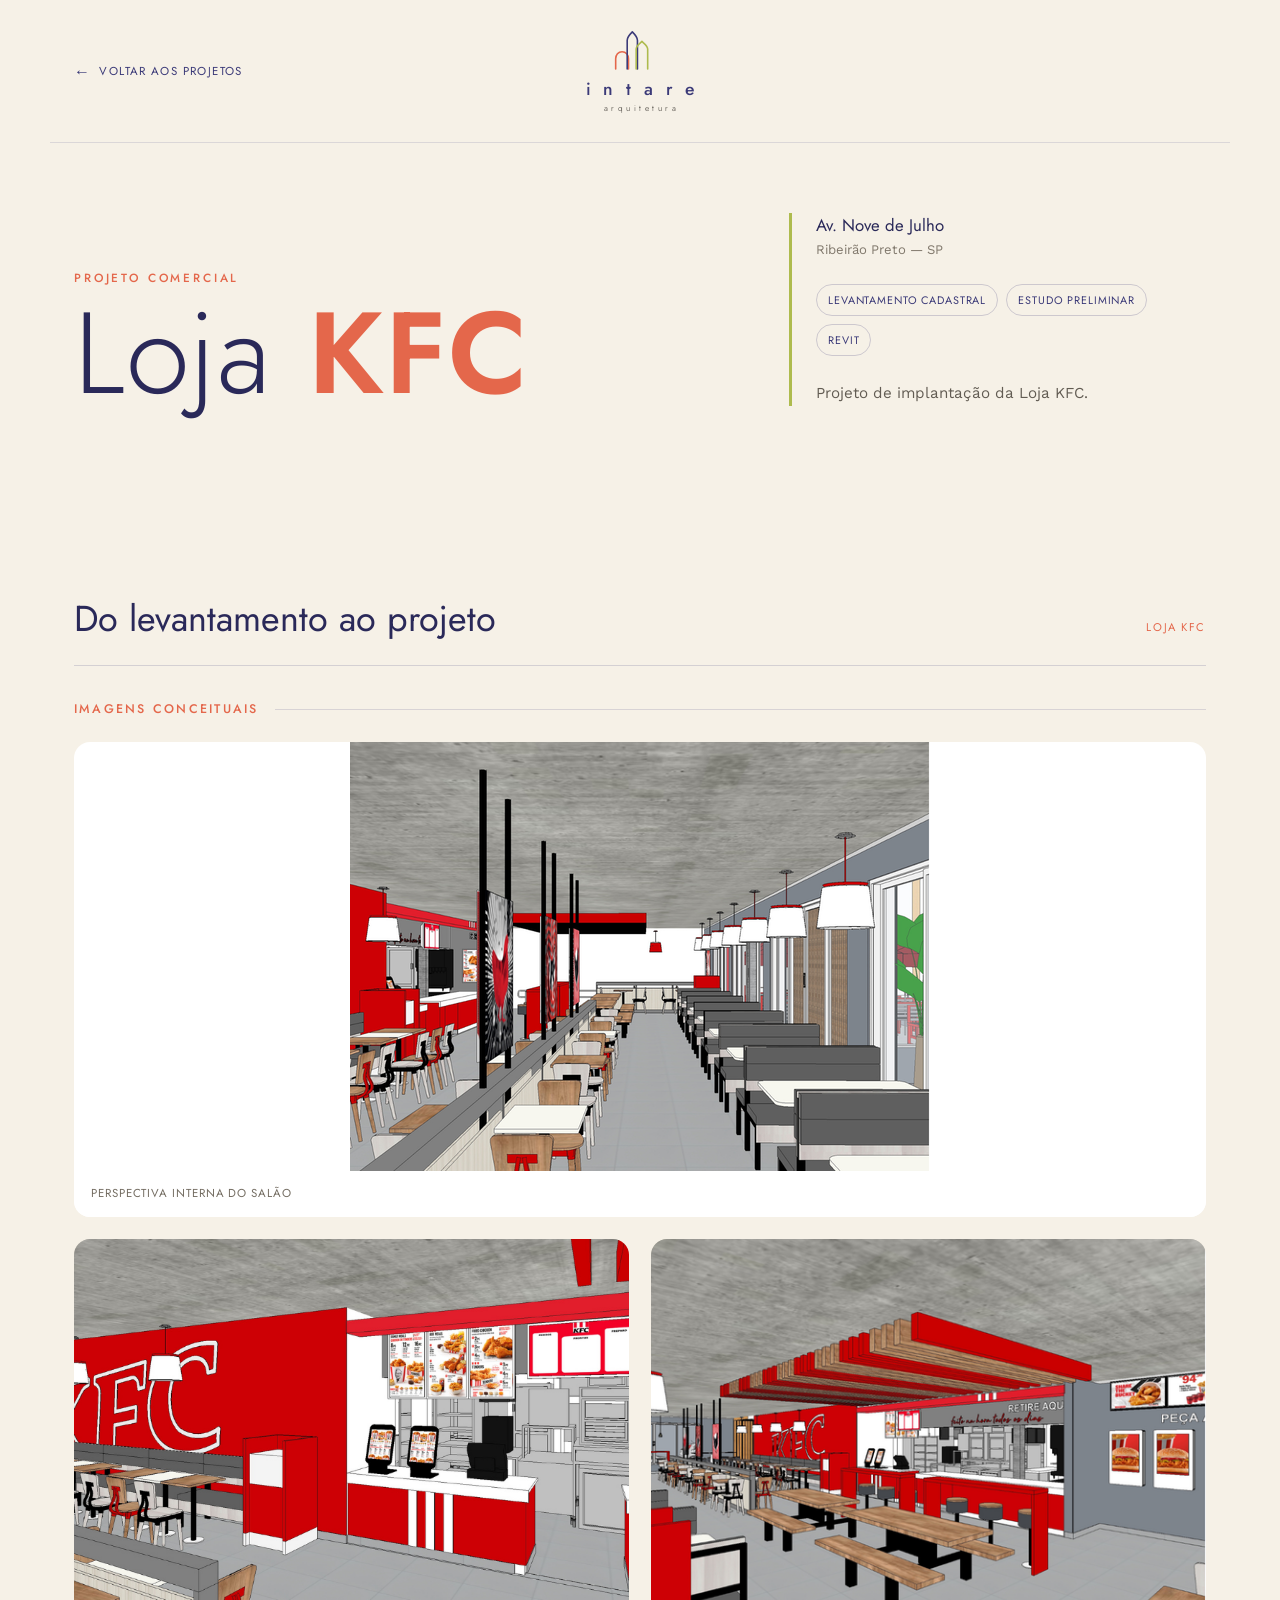
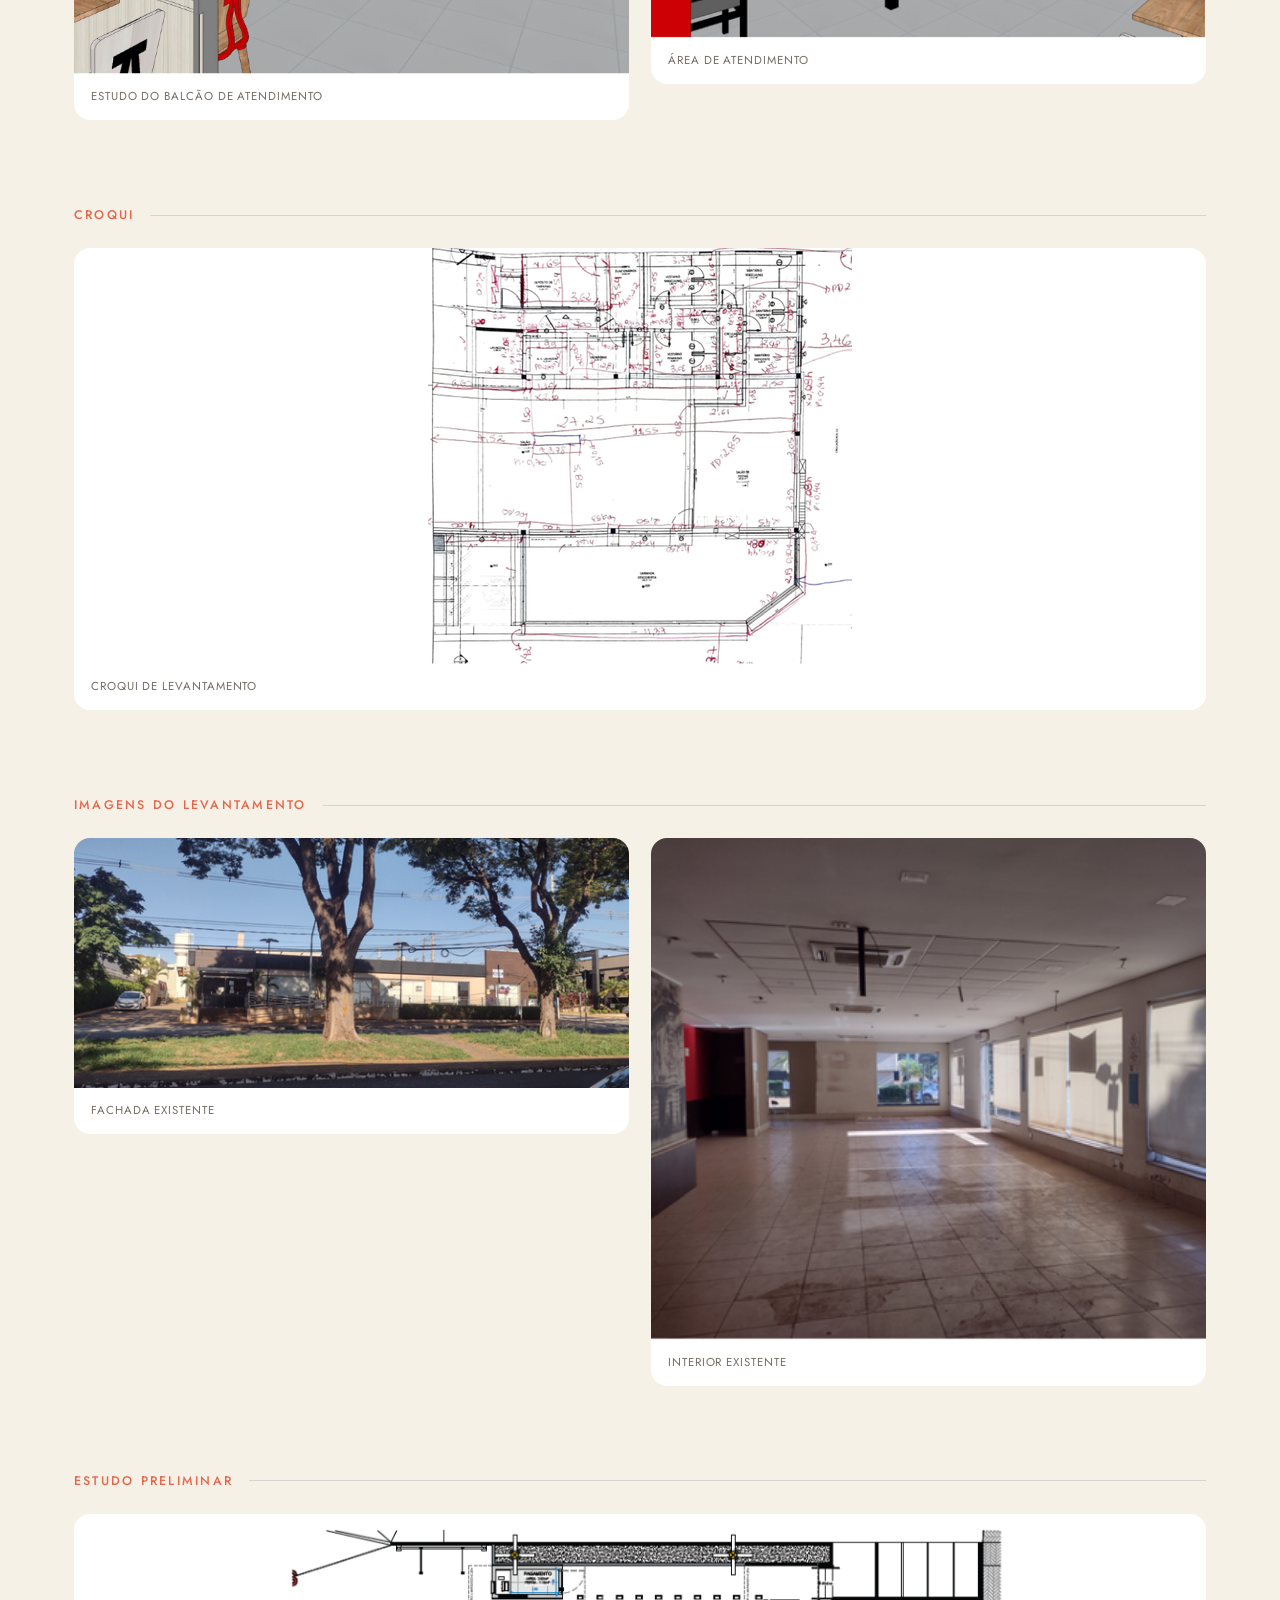
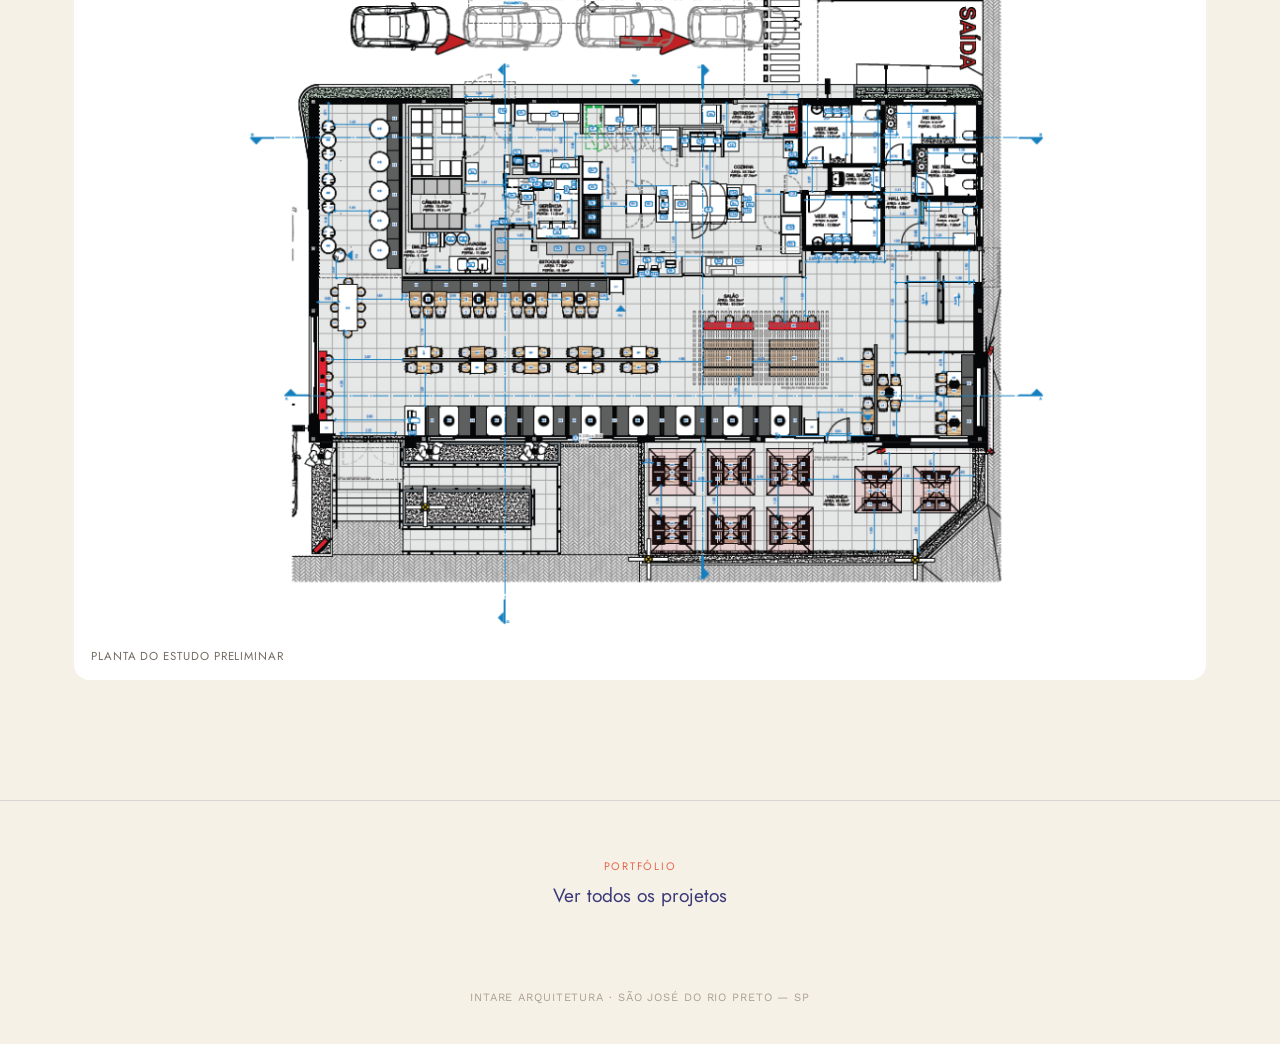
<file: projetos/kfc.html>
<!DOCTYPE html>
<html lang="pt-BR">
<head>
<meta charset="UTF-8">
<meta name="viewport" content="width=device-width, initial-scale=1.0">
<meta name="robots" content="noindex, nofollow, noarchive, noimageindex, nosnippet">
<meta name="description" content="Projeto de implantação da Loja KFC na Avenida Nove de Julho, em Ribeirão Preto, desenvolvido pela Intare Arquitetura.">
<title>Loja KFC — Intare Arquitetura</title>
<link rel="preconnect" href="https://fonts.googleapis.com">
<link rel="preconnect" href="https://fonts.gstatic.com" crossorigin>
<link href="https://fonts.googleapis.com/css2?family=Jost:wght@300;400;500;600&family=Work+Sans:wght@300;400;500&display=swap" rel="stylesheet">
<link rel="stylesheet" href="../assets/css/lightbox.css">
<style>
  :root{--cream:#F6F1E7;--cream-2:#EFE8D9;--navy:#3B3A78;--navy-deep:#2A2959;--coral:#E4674B;--olive:#AEBB4E;--ink:#3A3630;}
  *{margin:0;padding:0;box-sizing:border-box;}
  html{scroll-behavior:smooth;}
  body{background:var(--cream);color:var(--ink);font-family:'Work Sans',sans-serif;overflow-x:hidden;}
  img{display:block;max-width:100%;}
  a{color:inherit;}
  @media (prefers-reduced-motion:reduce){*{scroll-behavior:auto!important;transition-duration:.01ms!important;animation-duration:.01ms!important;}}

  .site-header{max-width:1180px;margin:0 auto;padding:28px 24px;display:grid;grid-template-columns:1fr auto 1fr;align-items:center;gap:20px;}
  .back-link{justify-self:start;display:inline-flex;align-items:center;gap:8px;text-decoration:none;font-family:'Jost',sans-serif;font-size:.72rem;letter-spacing:.12em;text-transform:uppercase;color:var(--navy);}
  .back-link::before{content:"←";font-size:1rem;transition:transform .2s ease;}
  .back-link:hover::before{transform:translateX(-4px);}
  .brand{grid-column:2;display:flex;flex-direction:column;align-items:center;text-decoration:none;text-align:center;}
  .skyline{width:58px;height:48px;}
  .skyline path{fill:none;stroke-width:5;stroke-linecap:round;stroke-linejoin:round;}
  .wordmark{font-family:'Jost',sans-serif;font-size:1.1rem;font-weight:500;letter-spacing:.22em;color:var(--navy);margin-left:.22em;}
  .sub-word{font-family:'Jost',sans-serif;font-size:.52rem;font-weight:300;letter-spacing:.42em;color:var(--ink);margin-left:.42em;}

  .project-hero{max-width:1180px;margin:0 auto;padding:70px 24px 76px;display:grid;grid-template-columns:minmax(0,1.2fr) minmax(280px,.8fr);gap:clamp(42px,7vw,100px);align-items:end;border-top:1px solid rgba(59,58,120,.14);}
  .project-kicker{font-family:'Jost',sans-serif;font-size:.74rem;letter-spacing:.24em;text-transform:uppercase;color:var(--coral);font-weight:500;}
  h1{font-family:'Jost',sans-serif;font-size:clamp(3.6rem,9vw,7.6rem);font-weight:300;line-height:.92;color:var(--navy-deep);margin-top:14px;letter-spacing:.01em;}
  h1 em{font-style:normal;color:var(--coral);font-weight:600;}
  .project-summary{border-left:3px solid var(--olive);padding-left:24px;}
  .location{font-family:'Jost',sans-serif;color:var(--navy-deep);font-size:1.05rem;line-height:1.5;}
  .location span{display:block;color:#80786c;font-family:'Work Sans',sans-serif;font-size:.82rem;margin-top:2px;}
  .services{margin-top:24px;display:flex;flex-wrap:wrap;gap:8px;}
  .services span{font-family:'Jost',sans-serif;font-size:.68rem;letter-spacing:.08em;text-transform:uppercase;color:var(--navy);border:1px solid rgba(59,58,120,.22);border-radius:999px;padding:7px 11px;}
  .description{margin-top:24px;line-height:1.75;font-size:.95rem;color:#625c53;}


  .gallery{max-width:1180px;margin:0 auto;padding:110px 24px 120px;}
  .gallery-head{display:flex;align-items:baseline;justify-content:space-between;gap:20px;border-bottom:1px solid rgba(59,58,120,.18);padding-bottom:20px;margin-bottom:34px;}
  .gallery-head h2{font-family:'Jost',sans-serif;font-size:clamp(1.7rem,4vw,2.25rem);font-weight:400;color:var(--navy-deep);}
  .gallery-head span{font-family:'Jost',sans-serif;font-size:.7rem;letter-spacing:.14em;text-transform:uppercase;color:var(--coral);}
  .gallery-section+.gallery-section{margin-top:86px;}
  .category-head{display:flex;align-items:center;gap:16px;margin-bottom:24px;}
  .category-head::after{content:"";height:1px;flex:1;background:rgba(59,58,120,.16);}
  .category-head h3{font-family:'Jost',sans-serif;font-size:.78rem;font-weight:500;letter-spacing:.18em;text-transform:uppercase;color:var(--coral);white-space:nowrap;}
  .gallery-grid{display:grid;grid-template-columns:repeat(2,minmax(0,1fr));gap:22px;align-items:start;}
  figure{background:var(--cream-2);border-radius:16px;overflow:hidden;}
  figure img{width:100%;height:auto;transition:transform .4s ease;}
  figure:hover img{transform:scale(1.012);}
  figure.featured{grid-column:1/-1;background:#fff;}
  figure.featured img{width:auto;max-width:100%;max-height:720px;margin:0 auto;}
  figcaption{padding:14px 17px 16px;background:#fff;font-family:'Jost',sans-serif;font-size:.72rem;letter-spacing:.08em;text-transform:uppercase;color:#746d62;}

  .next-project{border-top:1px solid rgba(59,58,120,.15);padding:54px 24px;text-align:center;}
  .next-project a{display:inline-flex;flex-direction:column;gap:7px;text-decoration:none;}
  .next-project span{font-family:'Jost',sans-serif;font-size:.68rem;letter-spacing:.16em;text-transform:uppercase;color:var(--coral);}
  .next-project strong{font-family:'Jost',sans-serif;font-size:1.2rem;font-weight:400;color:var(--navy);}
  footer{text-align:center;padding:28px 24px 40px;font-size:.7rem;letter-spacing:.08em;color:#aaa092;text-transform:uppercase;}

  @media(max-width:720px){
    .site-header{grid-template-columns:1fr auto;padding-top:20px;}
    .brand{grid-column:2;}
    .back-link{grid-column:1;grid-row:1;}
    .project-hero{grid-template-columns:1fr;padding-top:46px;gap:34px;}
    .project-summary{max-width:520px;}
    .gallery{padding-top:78px;}
    .gallery-grid{grid-template-columns:1fr;}
    figure.featured{grid-column:auto;}
    .gallery-section+.gallery-section{margin-top:64px;}
  }
  @media(max-width:440px){.back-link{font-size:0;width:36px;}.back-link::before{font-size:1.25rem;}.skyline{width:48px;height:40px;}.wordmark{font-size:.95rem;}h1{font-size:3.4rem;}.gallery-head{align-items:flex-end;}}
</style>
</head>
<body>
  <header class="site-header">
    <a class="back-link" href="../index.html#projetos">Voltar aos projetos</a>
    <a class="brand" href="../index.html" aria-label="Intare Arquitetura — página inicial">
      <svg class="skyline" viewBox="0 0 180 150" xmlns="http://www.w3.org/2000/svg" aria-hidden="true">
        <path d="M14 128 V96 C14 84 22 74 34 74 C46 74 54 84 54 96 V128" stroke="#E4674B"/>
        <path d="M50 128 V38 C50 28 58 20 66 12 C74 20 82 28 82 38 V128" stroke="#3B3A78"/>
        <path d="M78 128 V66 C78 56 88 50 96 42 C104 50 114 56 114 66 V128" stroke="#AEBB4E"/>
      </svg>
      <span class="wordmark">i n t a r e</span>
      <span class="sub-word">arquitetura</span>
    </a>
  </header>

  <main>
    <section class="project-hero">
      <div>
        <p class="project-kicker">Projeto comercial</p>
        <h1>Loja <em>KFC</em></h1>
      </div>
      <div class="project-summary">
        <p class="location">Av. Nove de Julho<span>Ribeirão Preto — SP</span></p>
        <div class="services" aria-label="Escopo do projeto">
          <span>Levantamento cadastral</span>
          <span>Estudo preliminar</span>
          <span>Revit</span>
        </div>
        <p class="description">Projeto de implantação da Loja KFC.</p>
      </div>
    </section>

    <section class="gallery" aria-labelledby="galeria-titulo">
      <div class="gallery-head">
        <h2 id="galeria-titulo">Do levantamento ao projeto</h2>
        <span>Loja KFC</span>
      </div>
      <section class="gallery-section" aria-labelledby="conceituais-titulo">
        <div class="category-head"><h3 id="conceituais-titulo">Imagens conceituais</h3></div>
        <div class="gallery-grid">
          <figure class="featured">
            <img src="../assets/images/clientes/kfc/perspectiva-salao-02.png" alt="Perspectiva interna do salão da Loja KFC" loading="lazy">
            <figcaption>Perspectiva interna do salão</figcaption>
          </figure>
          <figure>
            <img src="../assets/images/clientes/kfc/perspectiva-balcao.png" alt="Perspectiva do balcão de atendimento da Loja KFC" loading="lazy">
            <figcaption>Estudo do balcão de atendimento</figcaption>
          </figure>
          <figure>
            <img src="../assets/images/clientes/kfc/perspectiva-atendimento.png" alt="Perspectiva ampla da área de atendimento e mesas da Loja KFC" loading="lazy">
            <figcaption>Área de atendimento</figcaption>
          </figure>
        </div>
      </section>

      <section class="gallery-section" aria-labelledby="croqui-titulo">
        <div class="category-head"><h3 id="croqui-titulo">Croqui</h3></div>
        <div class="gallery-grid">
          <figure class="featured">
            <img src="../assets/images/clientes/kfc/levantamento-planta.png" alt="Croqui da planta com anotações de medidas" loading="lazy">
            <figcaption>Croqui de levantamento</figcaption>
          </figure>
        </div>
      </section>

      <section class="gallery-section" aria-labelledby="levantamento-titulo">
        <div class="category-head"><h3 id="levantamento-titulo">Imagens do levantamento</h3></div>
        <div class="gallery-grid">
          <figure>
            <img src="../assets/images/clientes/kfc/fachada-existente.png" alt="Fachada do imóvel durante o levantamento" loading="lazy">
            <figcaption>Fachada existente</figcaption>
          </figure>
          <figure>
            <img src="../assets/images/clientes/kfc/interior-existente.png" alt="Interior do imóvel durante o levantamento" loading="lazy">
            <figcaption>Interior existente</figcaption>
          </figure>
        </div>
      </section>

      <section class="gallery-section" id="estudo-preliminar" aria-labelledby="estudo-titulo">
        <div class="category-head"><h3 id="estudo-titulo">Estudo preliminar</h3></div>
        <div class="gallery-grid">
          <figure class="featured">
            <img src="../assets/images/clientes/kfc/estudo-preliminar.png" alt="Planta do estudo preliminar da Loja KFC" loading="lazy">
            <figcaption>Planta do estudo preliminar</figcaption>
          </figure>
        </div>
      </section>

    </section>

    <nav class="next-project" aria-label="Navegação entre projetos">
      <a href="../index.html#projetos"><span>Portfólio</span><strong>Ver todos os projetos</strong></a>
    </nav>
  </main>
  <footer>Intare Arquitetura · São José do Rio Preto — SP</footer>
  <script src="../assets/js/lightbox.js"></script>
</body>
</html>
</file>
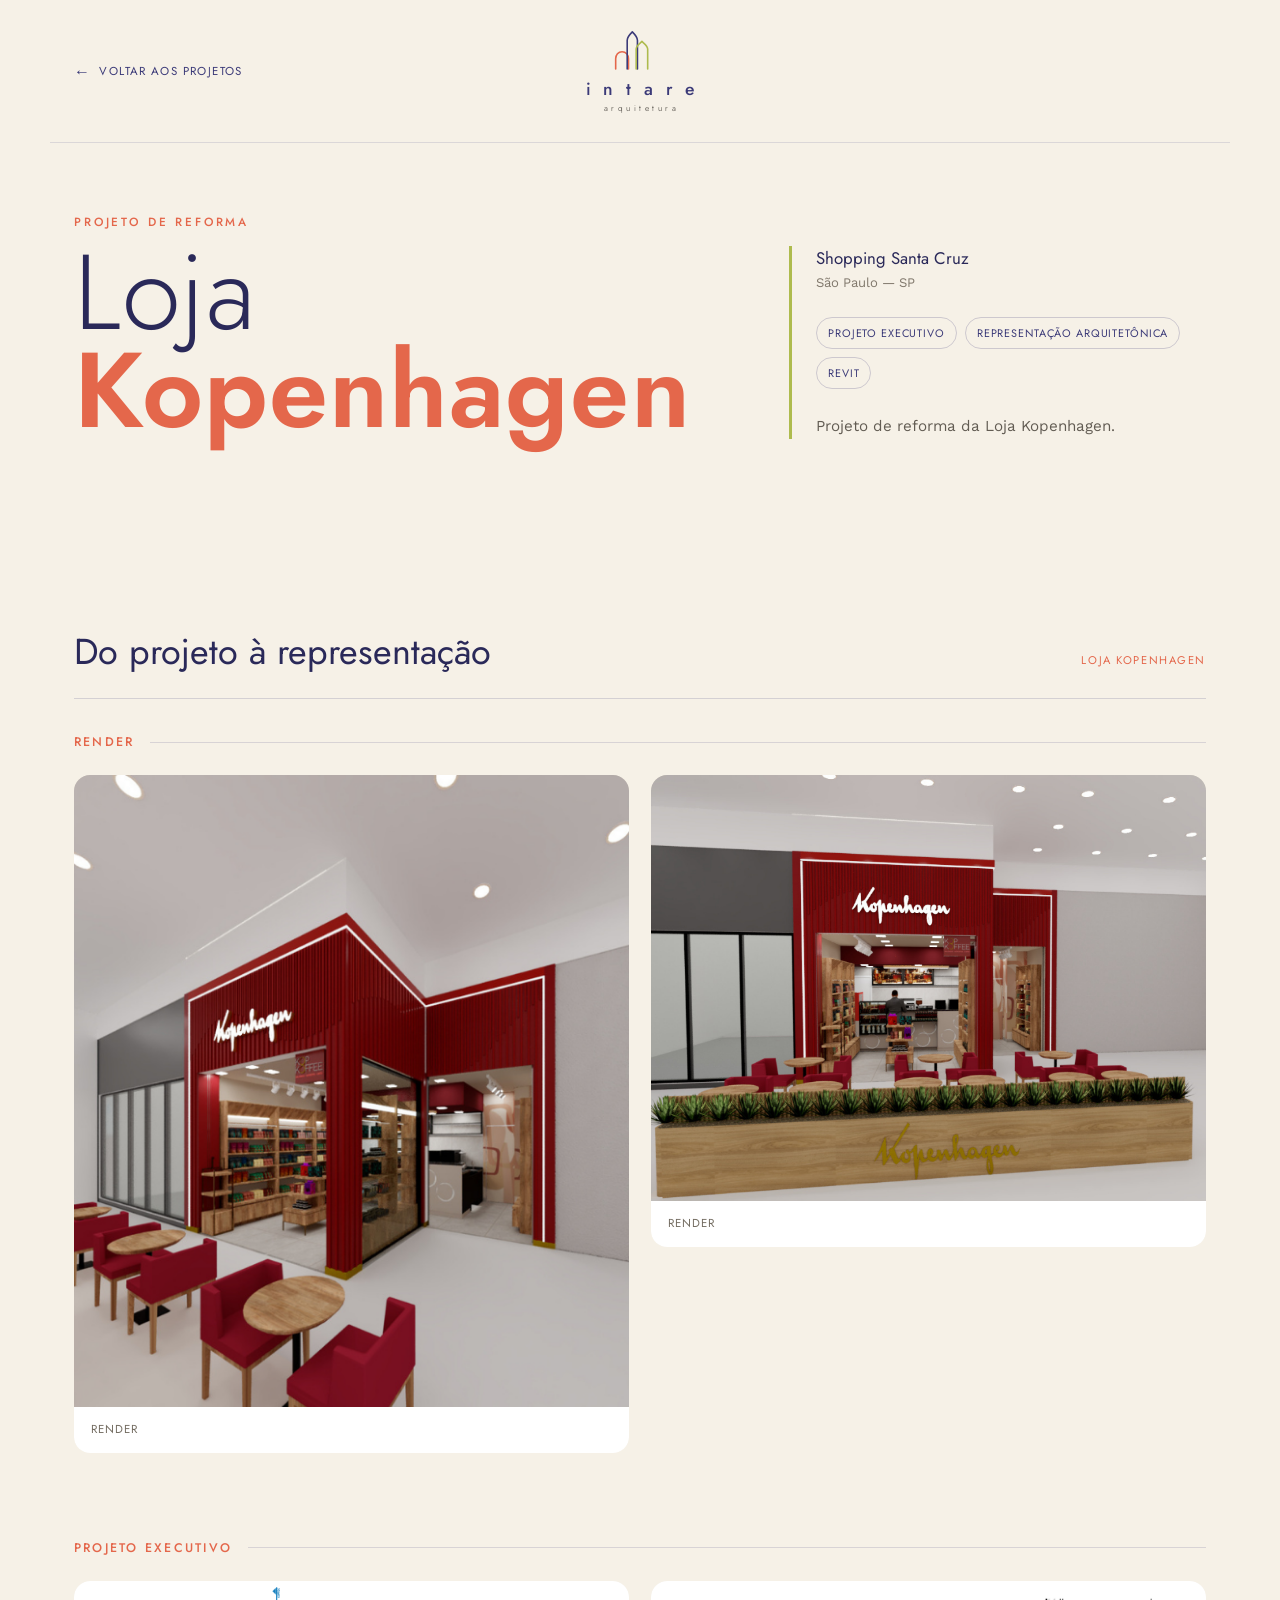
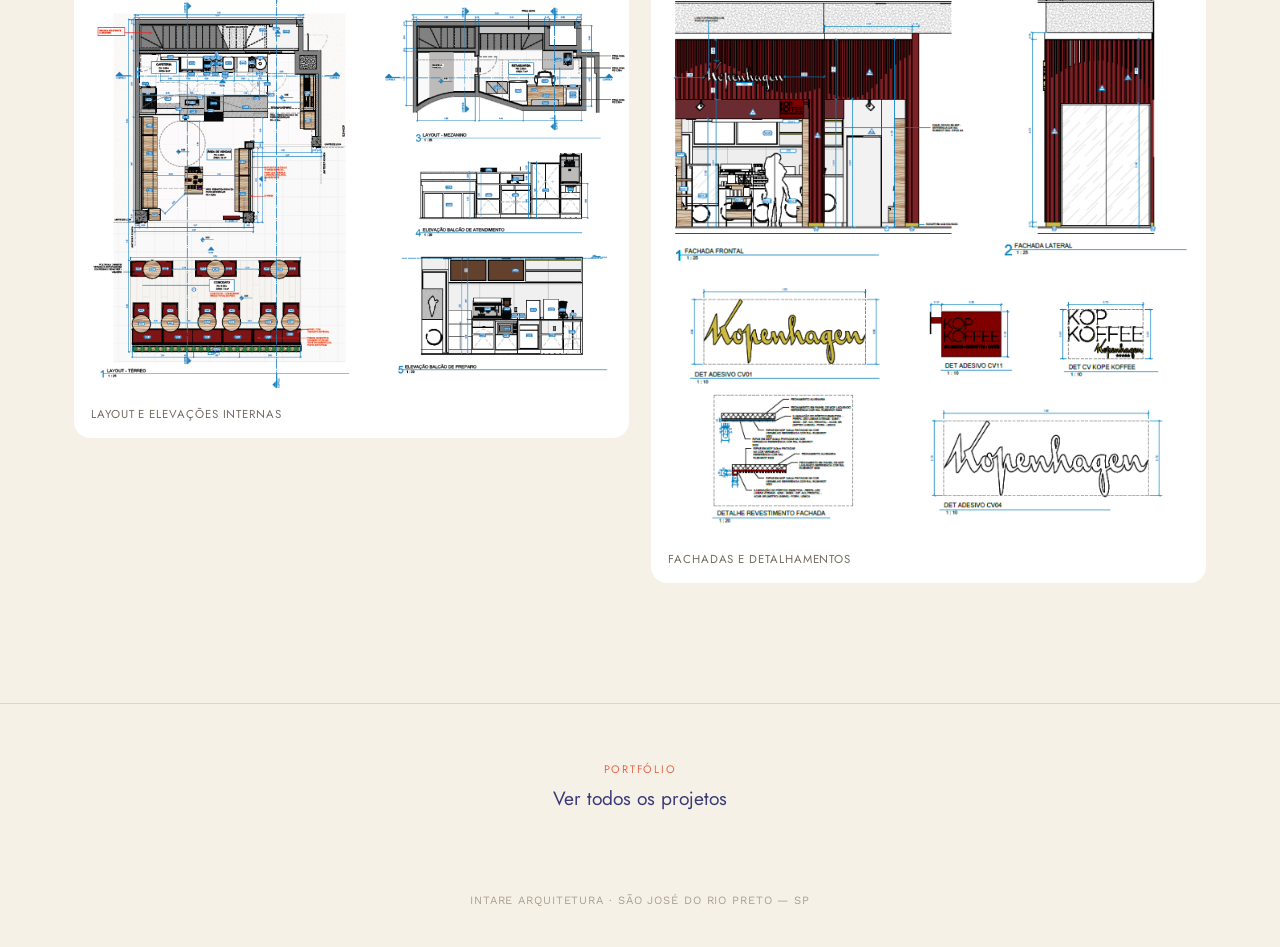
<file: projetos/kopenhagen.html>
<!DOCTYPE html>
<html lang="pt-BR">
<head>
<meta charset="UTF-8">
<meta name="viewport" content="width=device-width, initial-scale=1.0">
<meta name="robots" content="noindex, nofollow, noarchive, noimageindex, nosnippet">
<meta name="description" content="Projeto de reforma da Loja Kopenhagen no Shopping Santa Cruz, em São Paulo, desenvolvido pela Intare Arquitetura.">
<title>Loja Kopenhagen — Intare Arquitetura</title>
<link rel="preconnect" href="https://fonts.googleapis.com">
<link rel="preconnect" href="https://fonts.gstatic.com" crossorigin>
<link href="https://fonts.googleapis.com/css2?family=Jost:wght@300;400;500;600&family=Work+Sans:wght@300;400;500&display=swap" rel="stylesheet">
<link rel="stylesheet" href="../assets/css/lightbox.css">
<style>
  :root{--cream:#F6F1E7;--cream-2:#EFE8D9;--navy:#3B3A78;--navy-deep:#2A2959;--coral:#E4674B;--olive:#AEBB4E;--ink:#3A3630;}
  *{margin:0;padding:0;box-sizing:border-box;}
  html{scroll-behavior:smooth;}
  body{background:var(--cream);color:var(--ink);font-family:'Work Sans',sans-serif;overflow-x:hidden;}
  img{display:block;max-width:100%;}
  a{color:inherit;}
  @media(prefers-reduced-motion:reduce){*{scroll-behavior:auto!important;transition-duration:.01ms!important;animation-duration:.01ms!important;}}

  .site-header{max-width:1180px;margin:0 auto;padding:28px 24px;display:grid;grid-template-columns:1fr auto 1fr;align-items:center;gap:20px;}
  .back-link{justify-self:start;display:inline-flex;align-items:center;gap:8px;text-decoration:none;font-family:'Jost',sans-serif;font-size:.72rem;letter-spacing:.12em;text-transform:uppercase;color:var(--navy);}
  .back-link::before{content:"←";font-size:1rem;transition:transform .2s ease;}
  .back-link:hover::before{transform:translateX(-4px);}
  .brand{grid-column:2;display:flex;flex-direction:column;align-items:center;text-decoration:none;text-align:center;}
  .skyline{width:58px;height:48px;}
  .skyline path{fill:none;stroke-width:5;stroke-linecap:round;stroke-linejoin:round;}
  .wordmark{font-family:'Jost',sans-serif;font-size:1.1rem;font-weight:500;letter-spacing:.22em;color:var(--navy);margin-left:.22em;}
  .sub-word{font-family:'Jost',sans-serif;font-size:.52rem;font-weight:300;letter-spacing:.42em;color:var(--ink);margin-left:.42em;}

  .project-hero{max-width:1180px;margin:0 auto;padding:70px 24px 76px;display:grid;grid-template-columns:minmax(0,1.2fr) minmax(280px,.8fr);gap:clamp(42px,7vw,100px);align-items:end;border-top:1px solid rgba(59,58,120,.14);}
  .project-kicker{font-family:'Jost',sans-serif;font-size:.74rem;letter-spacing:.24em;text-transform:uppercase;color:var(--coral);font-weight:500;}
  h1{font-family:'Jost',sans-serif;font-size:clamp(3.2rem,8.3vw,7.2rem);font-weight:300;line-height:.92;color:var(--navy-deep);margin-top:14px;letter-spacing:.01em;}
  h1 em{font-style:normal;color:var(--coral);font-weight:600;}
  .project-summary{border-left:3px solid var(--olive);padding-left:24px;}
  .location{font-family:'Jost',sans-serif;color:var(--navy-deep);font-size:1.05rem;line-height:1.5;}
  .location span{display:block;color:#80786c;font-family:'Work Sans',sans-serif;font-size:.82rem;margin-top:2px;}
  .services{margin-top:24px;display:flex;flex-wrap:wrap;gap:8px;}
  .services span{font-family:'Jost',sans-serif;font-size:.68rem;letter-spacing:.08em;text-transform:uppercase;color:var(--navy);border:1px solid rgba(59,58,120,.22);border-radius:999px;padding:7px 11px;}
  .description{margin-top:24px;line-height:1.75;font-size:.95rem;color:#625c53;}


  .gallery{max-width:1180px;margin:0 auto;padding:110px 24px 120px;}
  .gallery-head{display:flex;align-items:baseline;justify-content:space-between;gap:20px;border-bottom:1px solid rgba(59,58,120,.18);padding-bottom:20px;margin-bottom:34px;}
  .gallery-head h2{font-family:'Jost',sans-serif;font-size:clamp(1.7rem,4vw,2.25rem);font-weight:400;color:var(--navy-deep);}
  .gallery-head span{font-family:'Jost',sans-serif;font-size:.7rem;letter-spacing:.14em;text-transform:uppercase;color:var(--coral);}
  .gallery-section+.gallery-section{margin-top:86px;}
  .category-head{display:flex;align-items:center;gap:16px;margin-bottom:24px;}
  .category-head::after{content:"";height:1px;flex:1;background:rgba(59,58,120,.16);}
  .category-head h3{font-family:'Jost',sans-serif;font-size:.78rem;font-weight:500;letter-spacing:.18em;text-transform:uppercase;color:var(--coral);white-space:nowrap;}
  .gallery-grid{display:grid;grid-template-columns:repeat(2,minmax(0,1fr));gap:22px;align-items:start;}
  figure{background:var(--cream-2);border-radius:16px;overflow:hidden;}
  figure img{width:100%;height:auto;transition:transform .4s ease;}
  figure:hover img{transform:scale(1.012);}
  figure.featured{grid-column:1/-1;background:#fff;}
  figure.featured img{width:auto;max-width:100%;max-height:760px;margin:0 auto;}
  figcaption{padding:14px 17px 16px;background:#fff;font-family:'Jost',sans-serif;font-size:.72rem;letter-spacing:.08em;text-transform:uppercase;color:#746d62;}

  .next-project{border-top:1px solid rgba(59,58,120,.15);padding:54px 24px;text-align:center;}
  .next-project a{display:inline-flex;flex-direction:column;gap:7px;text-decoration:none;}
  .next-project span{font-family:'Jost',sans-serif;font-size:.68rem;letter-spacing:.16em;text-transform:uppercase;color:var(--coral);}
  .next-project strong{font-family:'Jost',sans-serif;font-size:1.2rem;font-weight:400;color:var(--navy);}
  footer{text-align:center;padding:28px 24px 40px;font-size:.7rem;letter-spacing:.08em;color:#aaa092;text-transform:uppercase;}

  @media(max-width:720px){
    .site-header{grid-template-columns:1fr auto;padding-top:20px;}
    .brand{grid-column:2;}
    .back-link{grid-column:1;grid-row:1;}
    .project-hero{grid-template-columns:1fr;padding-top:46px;gap:34px;}
    .project-summary{max-width:520px;}
    .gallery{padding-top:78px;}
    .gallery-grid{grid-template-columns:1fr;}
    figure.featured{grid-column:auto;}
    .gallery-section+.gallery-section{margin-top:64px;}
  }
  @media(max-width:440px){.back-link{font-size:0;width:36px;}.back-link::before{font-size:1.25rem;}.skyline{width:48px;height:40px;}.wordmark{font-size:.95rem;}h1{font-size:3rem;}.gallery-head{align-items:flex-end;}}
</style>
</head>
<body>
  <header class="site-header">
    <a class="back-link" href="../index.html#projetos">Voltar aos projetos</a>
    <a class="brand" href="../index.html" aria-label="Intare Arquitetura — página inicial">
      <svg class="skyline" viewBox="0 0 180 150" xmlns="http://www.w3.org/2000/svg" aria-hidden="true">
        <path d="M14 128 V96 C14 84 22 74 34 74 C46 74 54 84 54 96 V128" stroke="#E4674B"/>
        <path d="M50 128 V38 C50 28 58 20 66 12 C74 20 82 28 82 38 V128" stroke="#3B3A78"/>
        <path d="M78 128 V66 C78 56 88 50 96 42 C104 50 114 56 114 66 V128" stroke="#AEBB4E"/>
      </svg>
      <span class="wordmark">i n t a r e</span>
      <span class="sub-word">arquitetura</span>
    </a>
  </header>

  <main>
    <section class="project-hero">
      <div>
        <p class="project-kicker">Projeto de reforma</p>
        <h1>Loja <em>Kopenhagen</em></h1>
      </div>
      <div class="project-summary">
        <p class="location">Shopping Santa Cruz<span>São Paulo — SP</span></p>
        <div class="services" aria-label="Escopo do projeto">
          <span>Projeto executivo</span>
          <span>Representação arquitetônica</span>
          <span>Revit</span>
        </div>
        <p class="description">Projeto de reforma da Loja Kopenhagen.</p>
      </div>
    </section>

    <section class="gallery" aria-labelledby="galeria-titulo">
      <div class="gallery-head">
        <h2 id="galeria-titulo">Do projeto à representação</h2>
        <span>Loja Kopenhagen</span>
      </div>

      <section class="gallery-section" aria-labelledby="render-titulo">
        <div class="category-head"><h3 id="render-titulo">Render</h3></div>
        <div class="gallery-grid">
          <figure>
            <img src="../assets/images/clientes/kopenhagen/render-01.png" alt="Render em perspectiva da fachada e do interior da Loja Kopenhagen" loading="lazy">
            <figcaption>Render</figcaption>
          </figure>
          <figure>
            <img src="../assets/images/clientes/kopenhagen/render-02.png" alt="Render frontal da Loja Kopenhagen no Shopping Santa Cruz" loading="lazy">
            <figcaption>Render</figcaption>
          </figure>
        </div>
      </section>

      <section class="gallery-section" aria-labelledby="executivo-titulo">
        <div class="category-head"><h3 id="executivo-titulo">Projeto executivo</h3></div>
        <div class="gallery-grid">
          <figure>
            <img src="../assets/images/clientes/kopenhagen/projeto-executivo-01.png" alt="Prancha do projeto executivo com layouts e elevações da Loja Kopenhagen" loading="lazy">
            <figcaption>Layout e elevações internas</figcaption>
          </figure>
          <figure>
            <img src="../assets/images/clientes/kopenhagen/projeto-executivo-02.png" alt="Prancha do projeto executivo com fachadas e detalhes da Loja Kopenhagen" loading="lazy">
            <figcaption>Fachadas e detalhamentos</figcaption>
          </figure>
        </div>
      </section>
    </section>

    <nav class="next-project" aria-label="Navegação entre projetos">
      <a href="../index.html#projetos"><span>Portfólio</span><strong>Ver todos os projetos</strong></a>
    </nav>
  </main>
  <footer>Intare Arquitetura · São José do Rio Preto — SP</footer>
  <script src="../assets/js/lightbox.js"></script>
</body>
</html>
</file>
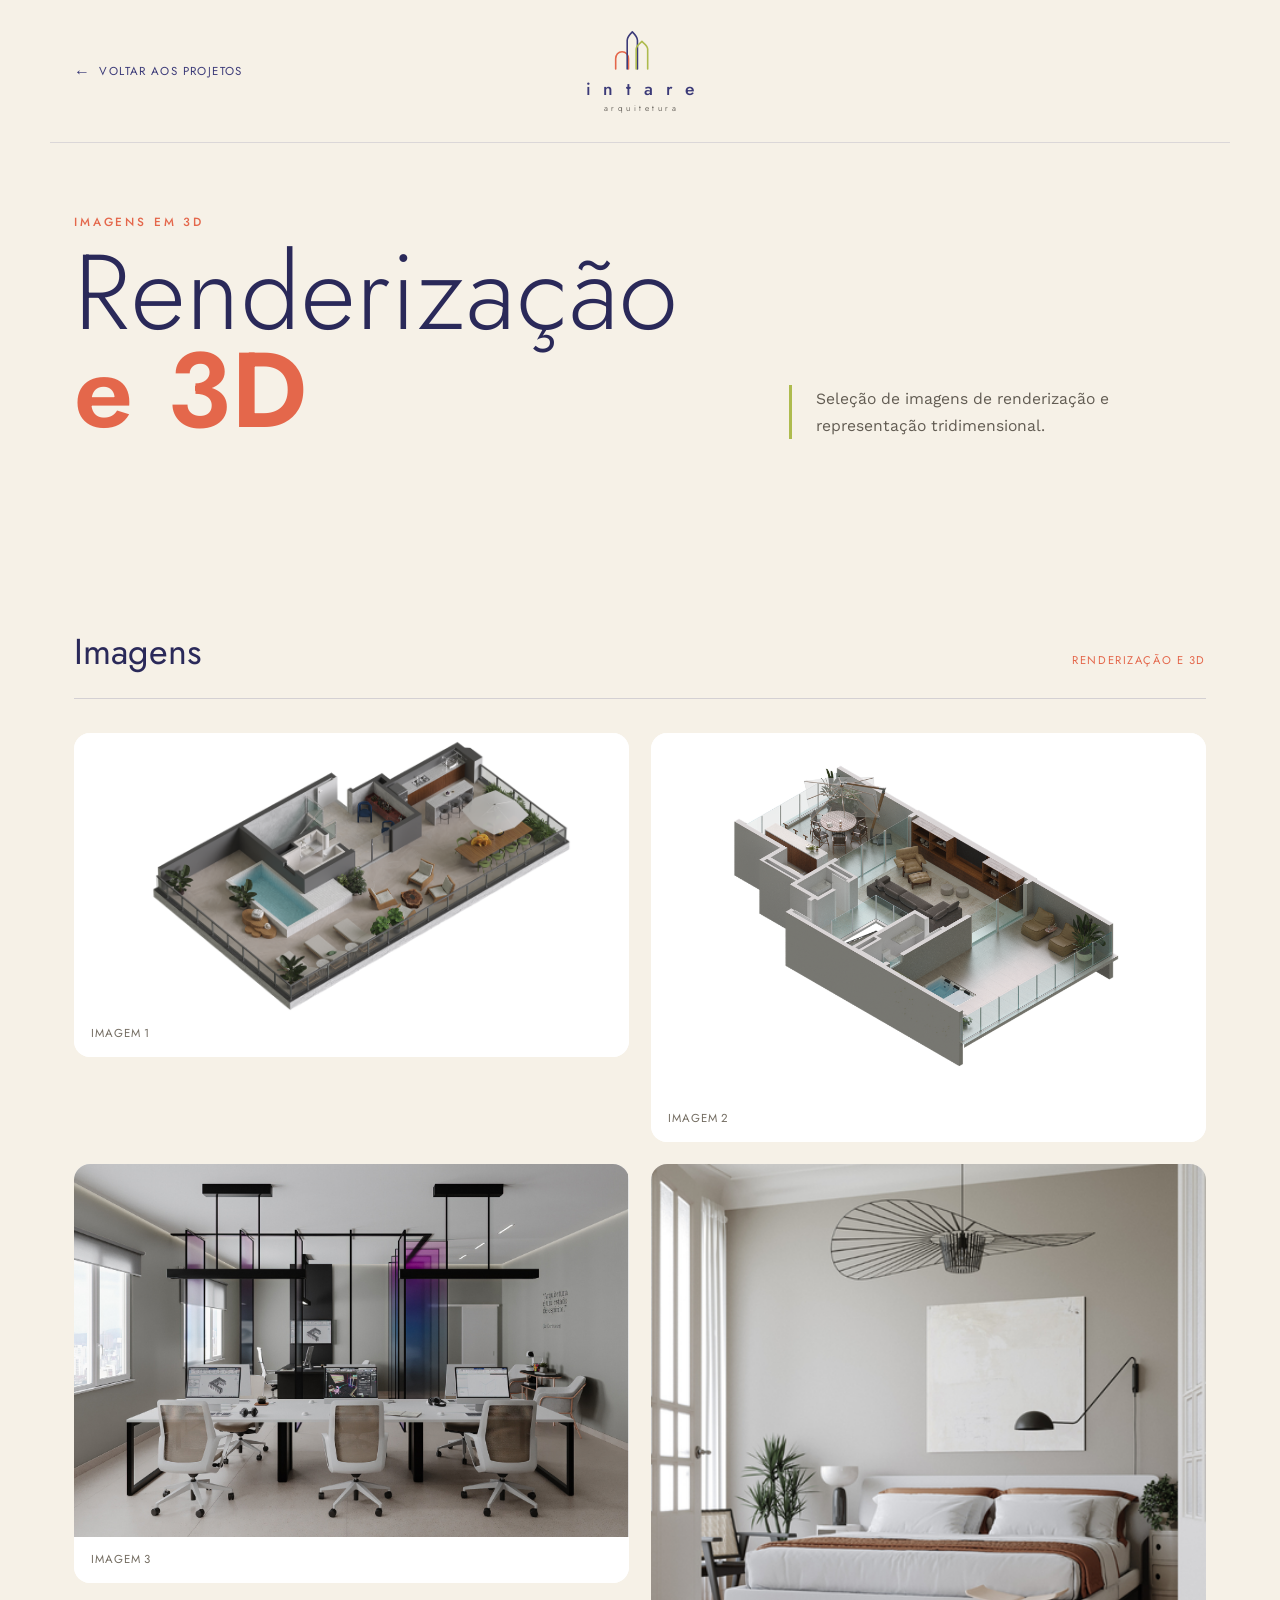
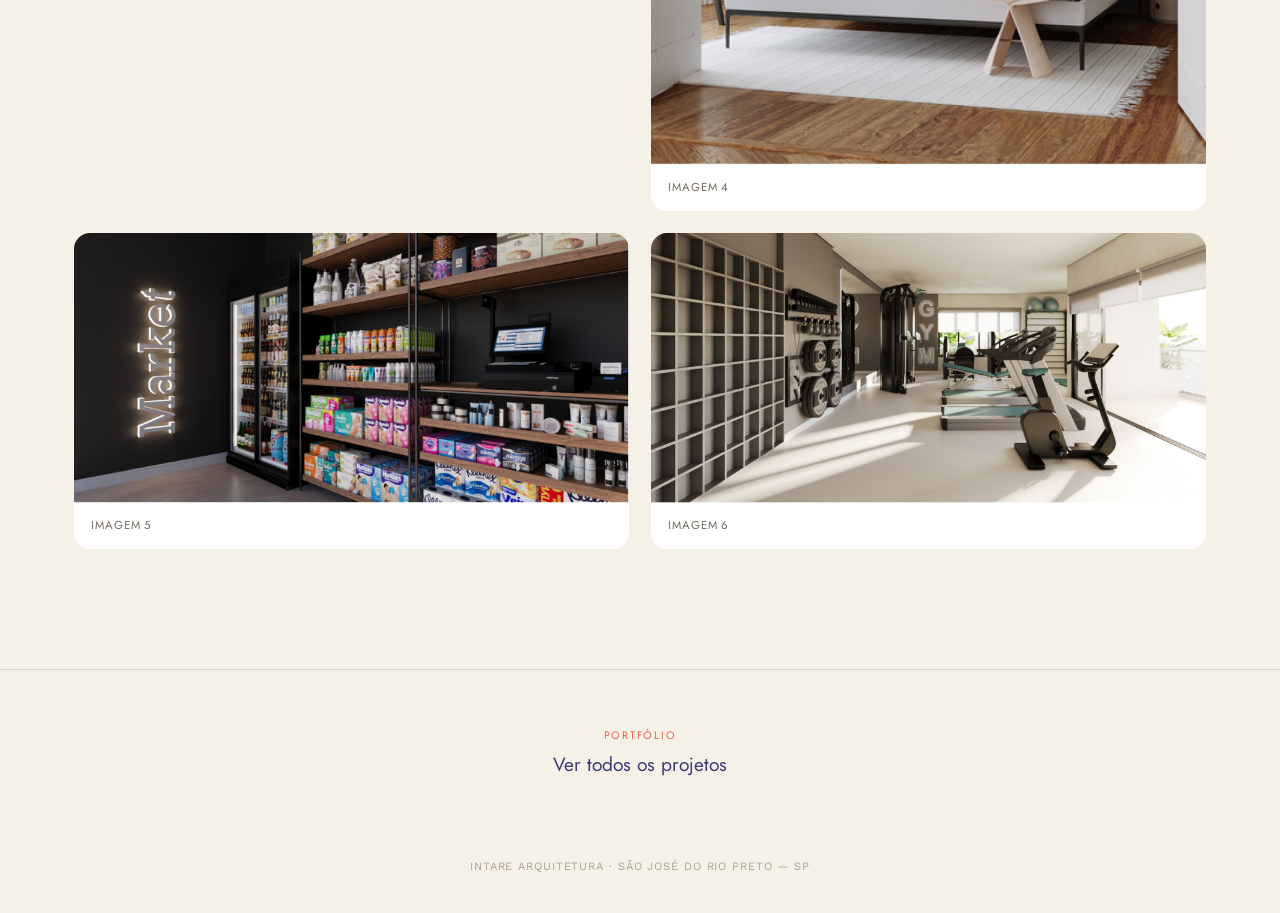
<file: projetos/renderizacao-e-3d.html>
<!DOCTYPE html>
<html lang="pt-BR">
<head>
<meta charset="UTF-8">
<meta name="viewport" content="width=device-width, initial-scale=1.0">
<meta name="robots" content="noindex, nofollow, noarchive, noimageindex, nosnippet">
<meta name="description" content="Seleção de imagens de renderização e representação tridimensional desenvolvidas pela Intare Arquitetura.">
<title>Renderização e 3D — Intare Arquitetura</title>
<link rel="preconnect" href="https://fonts.googleapis.com">
<link rel="preconnect" href="https://fonts.gstatic.com" crossorigin>
<link href="https://fonts.googleapis.com/css2?family=Jost:wght@300;400;500;600&family=Work+Sans:wght@300;400;500&display=swap" rel="stylesheet">
<link rel="stylesheet" href="../assets/css/lightbox.css">
<style>
  :root{--cream:#F6F1E7;--cream-2:#EFE8D9;--navy:#3B3A78;--navy-deep:#2A2959;--coral:#E4674B;--olive:#AEBB4E;--ink:#3A3630;}
  *{margin:0;padding:0;box-sizing:border-box;}
  html{scroll-behavior:smooth;}
  body{background:var(--cream);color:var(--ink);font-family:'Work Sans',sans-serif;overflow-x:hidden;}
  img{display:block;max-width:100%;}
  a{color:inherit;}
  @media(prefers-reduced-motion:reduce){*{scroll-behavior:auto!important;transition-duration:.01ms!important;animation-duration:.01ms!important;}}

  .site-header{max-width:1180px;margin:0 auto;padding:28px 24px;display:grid;grid-template-columns:1fr auto 1fr;align-items:center;gap:20px;}
  .back-link{justify-self:start;display:inline-flex;align-items:center;gap:8px;text-decoration:none;font-family:'Jost',sans-serif;font-size:.72rem;letter-spacing:.12em;text-transform:uppercase;color:var(--navy);}
  .back-link::before{content:"←";font-size:1rem;transition:transform .2s ease;}
  .back-link:hover::before{transform:translateX(-4px);}
  .brand{grid-column:2;display:flex;flex-direction:column;align-items:center;text-decoration:none;text-align:center;}
  .skyline{width:58px;height:48px;}
  .skyline path{fill:none;stroke-width:5;stroke-linecap:round;stroke-linejoin:round;}
  .wordmark{font-family:'Jost',sans-serif;font-size:1.1rem;font-weight:500;letter-spacing:.22em;color:var(--navy);margin-left:.22em;}
  .sub-word{font-family:'Jost',sans-serif;font-size:.52rem;font-weight:300;letter-spacing:.42em;color:var(--ink);margin-left:.42em;}

  .project-hero{max-width:1180px;margin:0 auto;padding:70px 24px 76px;display:grid;grid-template-columns:minmax(0,1.2fr) minmax(280px,.8fr);gap:clamp(42px,7vw,100px);align-items:end;border-top:1px solid rgba(59,58,120,.14);}
  .project-kicker{font-family:'Jost',sans-serif;font-size:.74rem;letter-spacing:.24em;text-transform:uppercase;color:var(--coral);font-weight:500;}
  h1{font-family:'Jost',sans-serif;font-size:clamp(3.2rem,8.3vw,7.2rem);font-weight:300;line-height:.92;color:var(--navy-deep);margin-top:14px;letter-spacing:.01em;}
  h1 em{font-style:normal;color:var(--coral);font-weight:600;}
  .project-summary{border-left:3px solid var(--olive);padding-left:24px;}
  .description{line-height:1.75;font-size:.98rem;color:#625c53;max-width:38ch;}


  .gallery{max-width:1180px;margin:0 auto;padding:110px 24px 120px;}
  .gallery-head{display:flex;align-items:baseline;justify-content:space-between;gap:20px;border-bottom:1px solid rgba(59,58,120,.18);padding-bottom:20px;margin-bottom:34px;}
  .gallery-head h2{font-family:'Jost',sans-serif;font-size:clamp(1.7rem,4vw,2.25rem);font-weight:400;color:var(--navy-deep);}
  .gallery-head span{font-family:'Jost',sans-serif;font-size:.7rem;letter-spacing:.14em;text-transform:uppercase;color:var(--coral);}
  .gallery-grid{display:grid;grid-template-columns:repeat(2,minmax(0,1fr));gap:22px;align-items:start;}
  figure{background:#fff;border-radius:16px;overflow:hidden;}
  figure img{width:100%;height:auto;transition:transform .4s ease;}
  figure:hover img{transform:scale(1.012);}
  figcaption{padding:14px 17px 16px;background:#fff;font-family:'Jost',sans-serif;font-size:.72rem;letter-spacing:.08em;text-transform:uppercase;color:#746d62;}

  .next-project{border-top:1px solid rgba(59,58,120,.15);padding:54px 24px;text-align:center;}
  .next-project a{display:inline-flex;flex-direction:column;gap:7px;text-decoration:none;}
  .next-project span{font-family:'Jost',sans-serif;font-size:.68rem;letter-spacing:.16em;text-transform:uppercase;color:var(--coral);}
  .next-project strong{font-family:'Jost',sans-serif;font-size:1.2rem;font-weight:400;color:var(--navy);}
  footer{text-align:center;padding:28px 24px 40px;font-size:.7rem;letter-spacing:.08em;color:#aaa092;text-transform:uppercase;}

  @media(max-width:720px){
    .site-header{grid-template-columns:1fr auto;padding-top:20px;}
    .brand{grid-column:2;}
    .back-link{grid-column:1;grid-row:1;}
    .project-hero{grid-template-columns:1fr;padding-top:46px;gap:34px;}
    .project-summary{max-width:520px;}
    .gallery{padding-top:78px;}
    .gallery-grid{grid-template-columns:1fr;}
  }
  @media(max-width:440px){.back-link{font-size:0;width:36px;}.back-link::before{font-size:1.25rem;}.skyline{width:48px;height:40px;}.wordmark{font-size:.95rem;}h1{font-size:3rem;}.gallery-head{align-items:flex-end;}}
</style>
</head>
<body>
  <header class="site-header">
    <a class="back-link" href="../index.html#projetos">Voltar aos projetos</a>
    <a class="brand" href="../index.html" aria-label="Intare Arquitetura — página inicial">
      <svg class="skyline" viewBox="0 0 180 150" xmlns="http://www.w3.org/2000/svg" aria-hidden="true">
        <path d="M14 128 V96 C14 84 22 74 34 74 C46 74 54 84 54 96 V128" stroke="#E4674B"/>
        <path d="M50 128 V38 C50 28 58 20 66 12 C74 20 82 28 82 38 V128" stroke="#3B3A78"/>
        <path d="M78 128 V66 C78 56 88 50 96 42 C104 50 114 56 114 66 V128" stroke="#AEBB4E"/>
      </svg>
      <span class="wordmark">i n t a r e</span>
      <span class="sub-word">arquitetura</span>
    </a>
  </header>

  <main>
    <section class="project-hero">
      <div>
        <p class="project-kicker">Imagens em 3D</p>
        <h1>Renderização <em>e 3D</em></h1>
      </div>
      <div class="project-summary">
        <p class="description">Seleção de imagens de renderização e representação tridimensional.</p>
      </div>
    </section>

    <section class="gallery" aria-labelledby="galeria-titulo">
      <div class="gallery-head">
        <h2 id="galeria-titulo">Imagens</h2>
        <span>Renderização e 3D</span>
      </div>
      <div class="gallery-grid">
        <figure><img src="../assets/images/clientes/renderizacao-e3d/img-1.png" alt="Renderização 1 — área de lazer residencial" loading="lazy"><figcaption>Imagem 1</figcaption></figure>
        <figure><img src="../assets/images/clientes/renderizacao-e3d/img-2.png" alt="Renderização 2 — perspectiva isométrica residencial" loading="lazy"><figcaption>Imagem 2</figcaption></figure>
        <figure><img src="../assets/images/clientes/renderizacao-e3d/img-3.png" alt="Renderização 3 — ambiente de escritório" loading="lazy"><figcaption>Imagem 3</figcaption></figure>
        <figure><img src="../assets/images/clientes/renderizacao-e3d/img-4.png" alt="Renderização 4 — dormitório" loading="lazy"><figcaption>Imagem 4</figcaption></figure>
        <figure><img src="../assets/images/clientes/renderizacao-e3d/img-5.png" alt="Renderização 5 — ambiente comercial" loading="lazy"><figcaption>Imagem 5</figcaption></figure>
        <figure><img src="../assets/images/clientes/renderizacao-e3d/img-6.png" alt="Renderização 6 — academia" loading="lazy"><figcaption>Imagem 6</figcaption></figure>
      </div>
    </section>

    <nav class="next-project" aria-label="Navegação entre projetos">
      <a href="../index.html#projetos"><span>Portfólio</span><strong>Ver todos os projetos</strong></a>
    </nav>
  </main>
  <footer>Intare Arquitetura · São José do Rio Preto — SP</footer>
  <script src="../assets/js/lightbox.js"></script>
</body>
</html>
</file>
